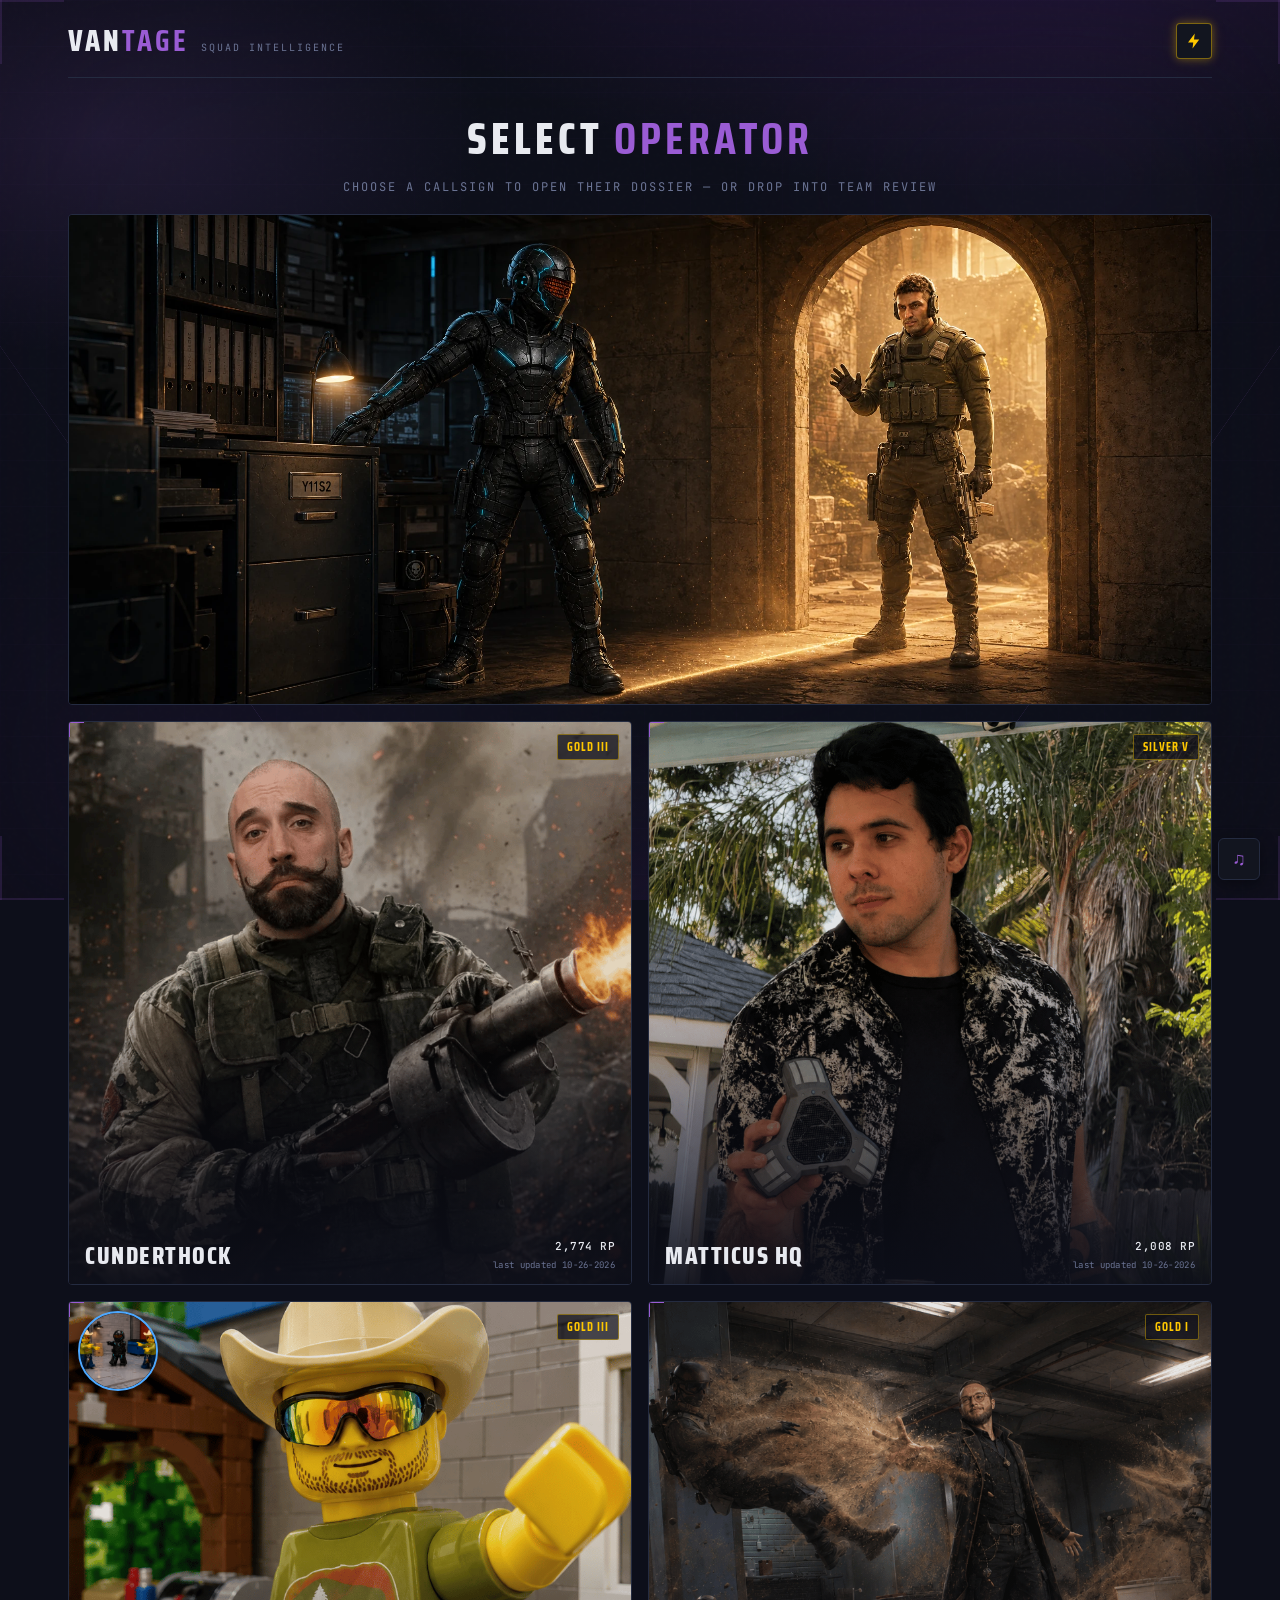
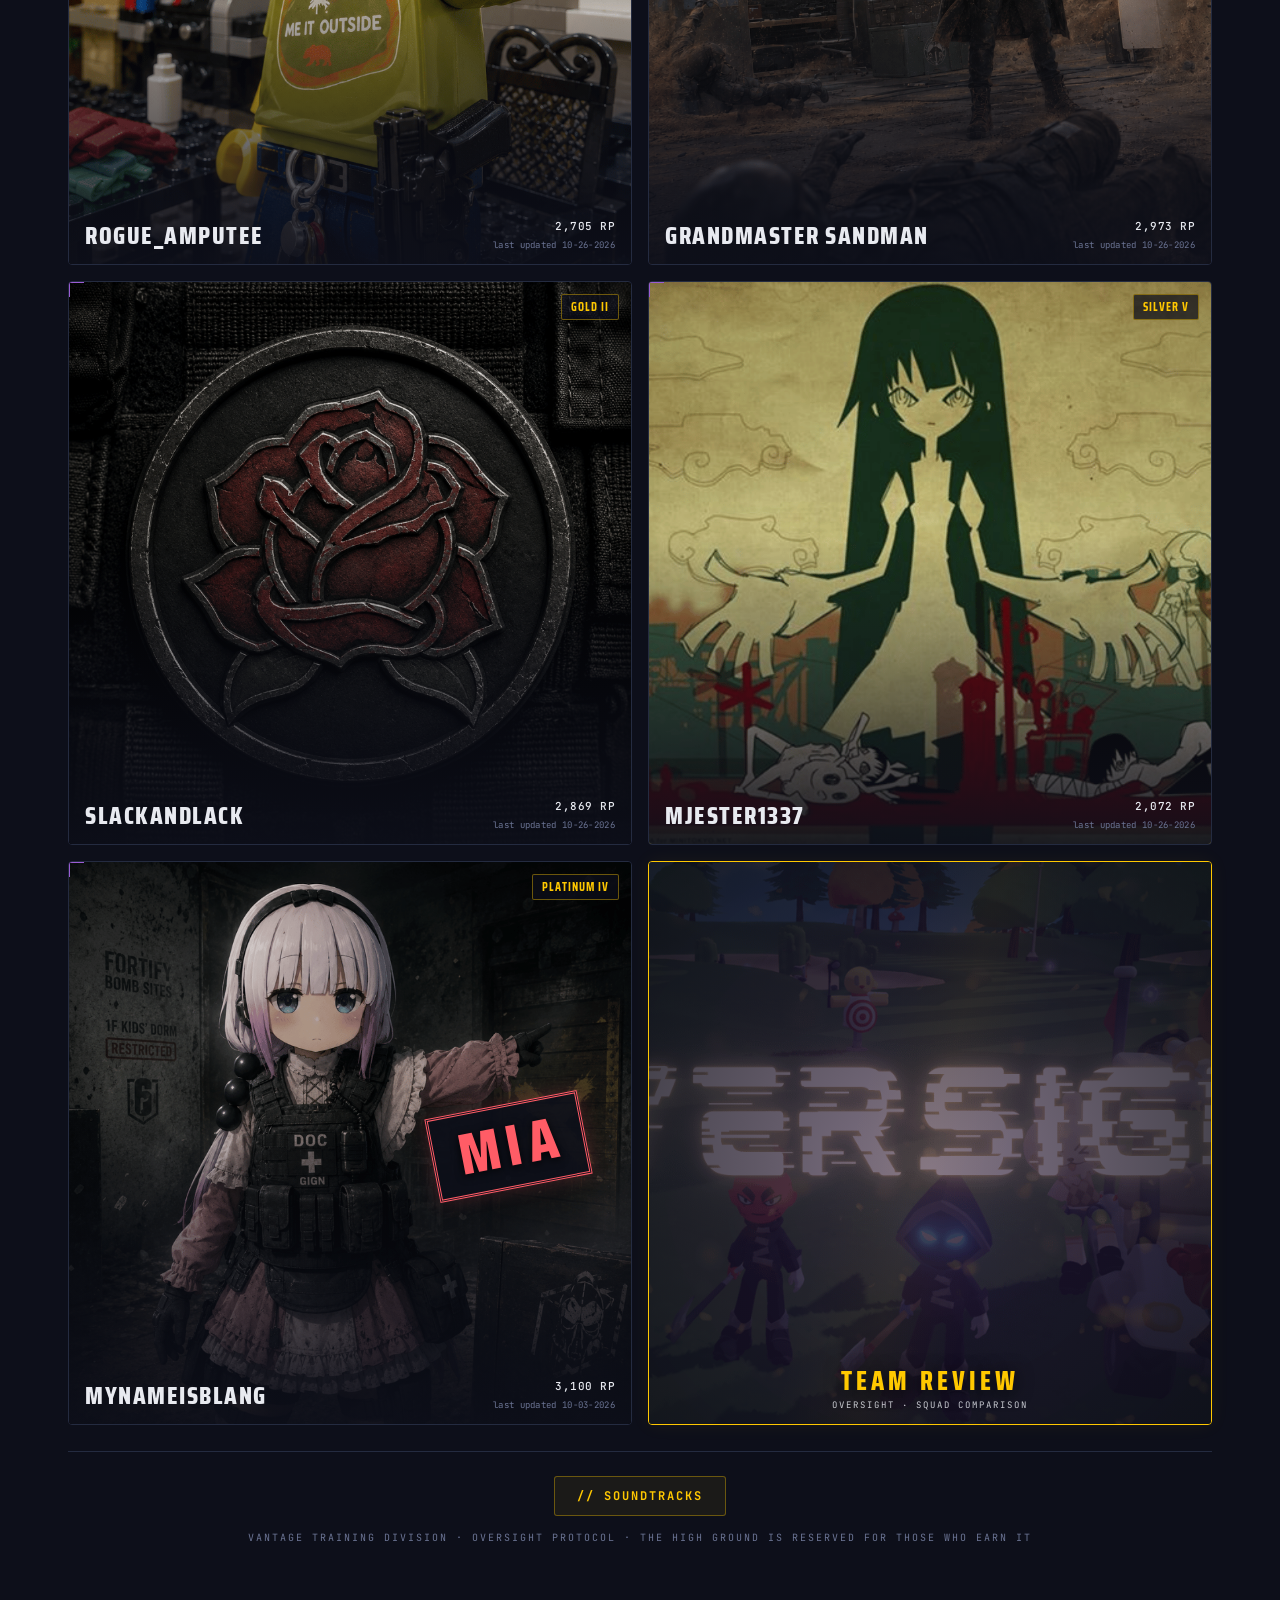
<file: index.html>
<!DOCTYPE html>
<html lang="en">
<head>
<meta charset="UTF-8">
<meta name="viewport" content="width=device-width, initial-scale=1.0">
<title>VANTAGE // OVERSIGHT — Squad Intelligence</title>
<link rel="icon" href="favicon.png" type="image/png" sizes="512x512">
<link rel="apple-touch-icon" href="apple-touch-icon.png">
<link rel="preconnect" href="https://fonts.googleapis.com">
<link rel="preconnect" href="https://fonts.gstatic.com" crossorigin>
<link href="https://fonts.googleapis.com/css2?family=Saira+Condensed:wght@400;600;700;800&family=JetBrains+Mono:wght@400;500;700&display=swap" rel="stylesheet">
<link rel="stylesheet" href="assets/css/vantage.css?v=48">
</head>
<body data-page="roster" data-base="">
<div class="wrap">
  <div class="cmdbar">
    <div class="brand">
      <a class="home" href="index.html">VAN<b>TAGE</b></a>
      <span class="div">OVERSIGHT</span>
      <span class="tag">Squad Intelligence</span>
    </div>
  </div>

  <div class="select-hero">
    <h2>SELECT <b>OPERATOR</b></h2>
    <p>Choose a callsign to open their dossier — or drop into Team Review</p>
  </div>

  <div class="roster-banner">
    <img class="roster-banner-img" src="assets/images/vantage-y11s3-banner.webp?v=2" alt="VANTAGE shuts the last Y11S2 drawer in his archive room and turns to welcome Noor, who has just arrived in the stone doorway as the new season begins">
  </div>

  <div class="roster" id="roster"></div>

  <div class="foot">VANTAGE TRAINING DIVISION · OVERSIGHT PROTOCOL · THE HIGH GROUND IS RESERVED FOR THOSE WHO EARN IT</div>
</div>
<script src="assets/js/vantage.js?v=53"></script>
</body>
</html>
</file>
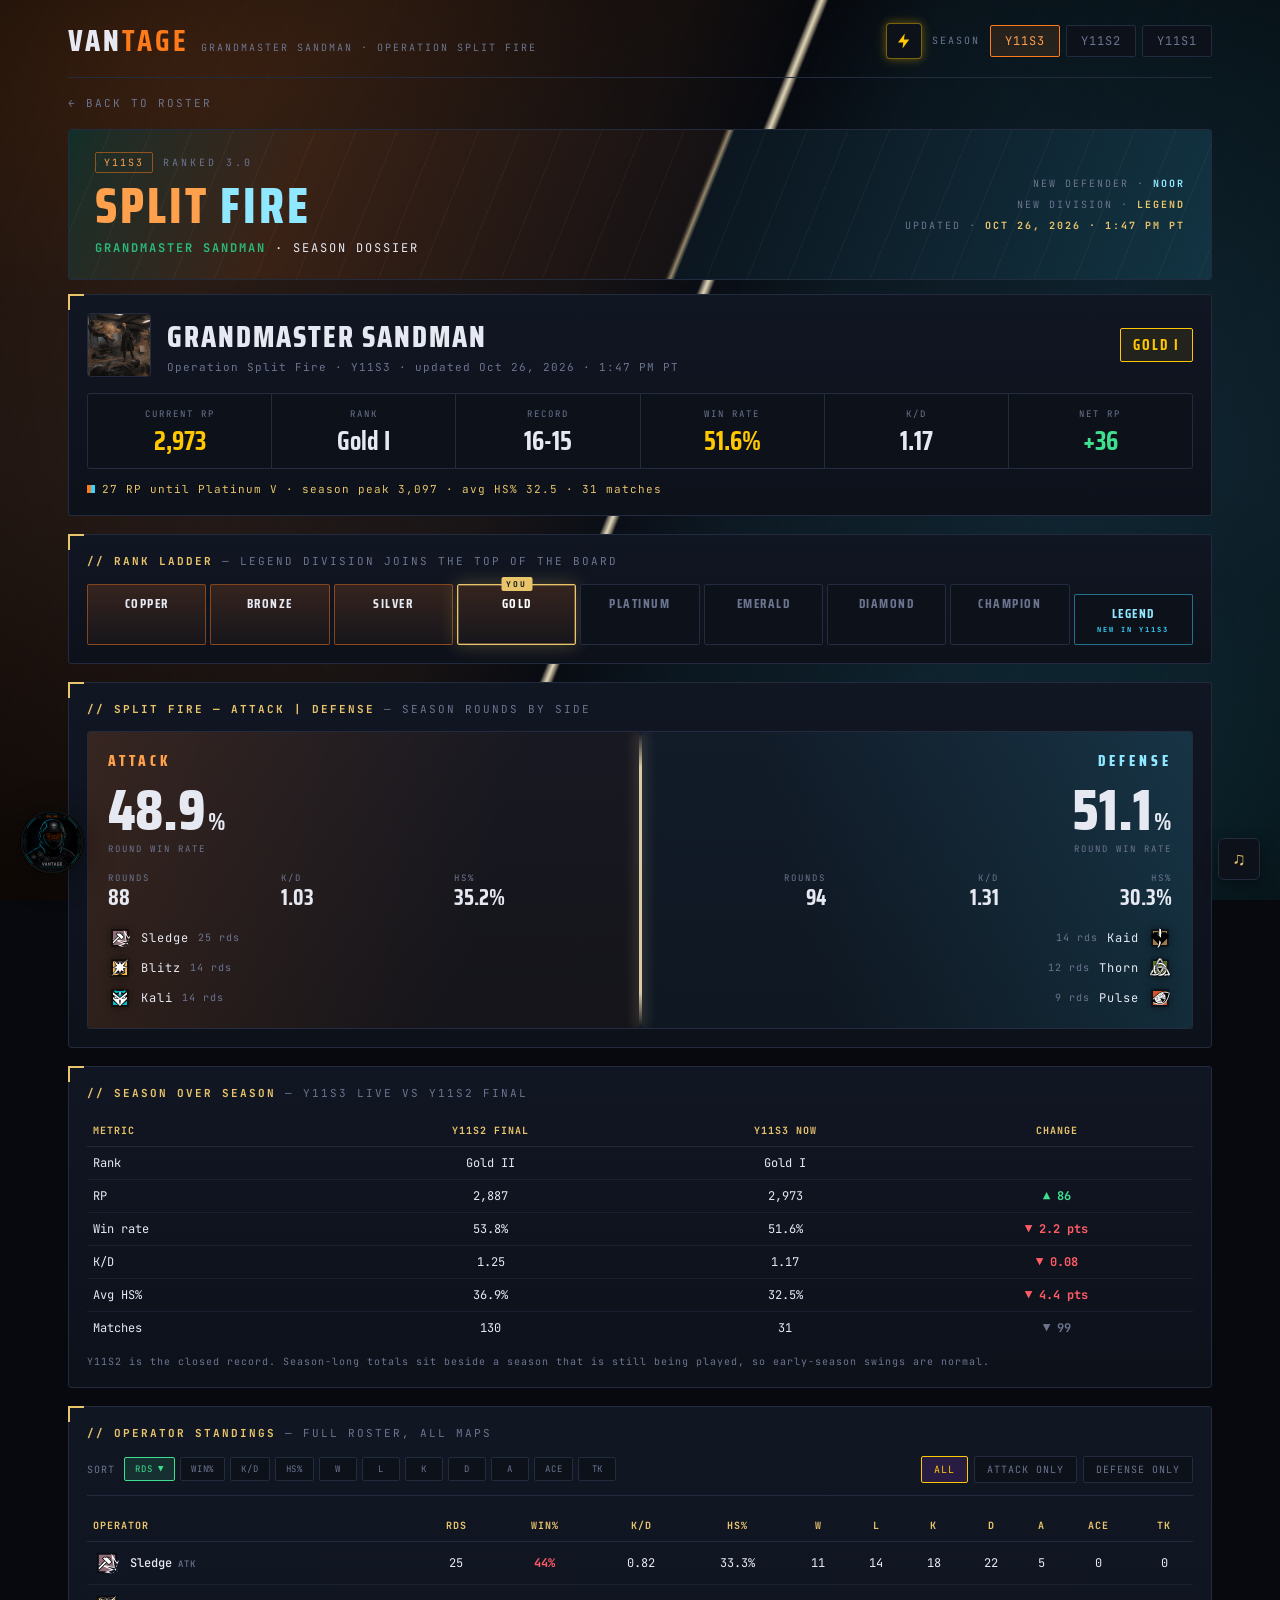
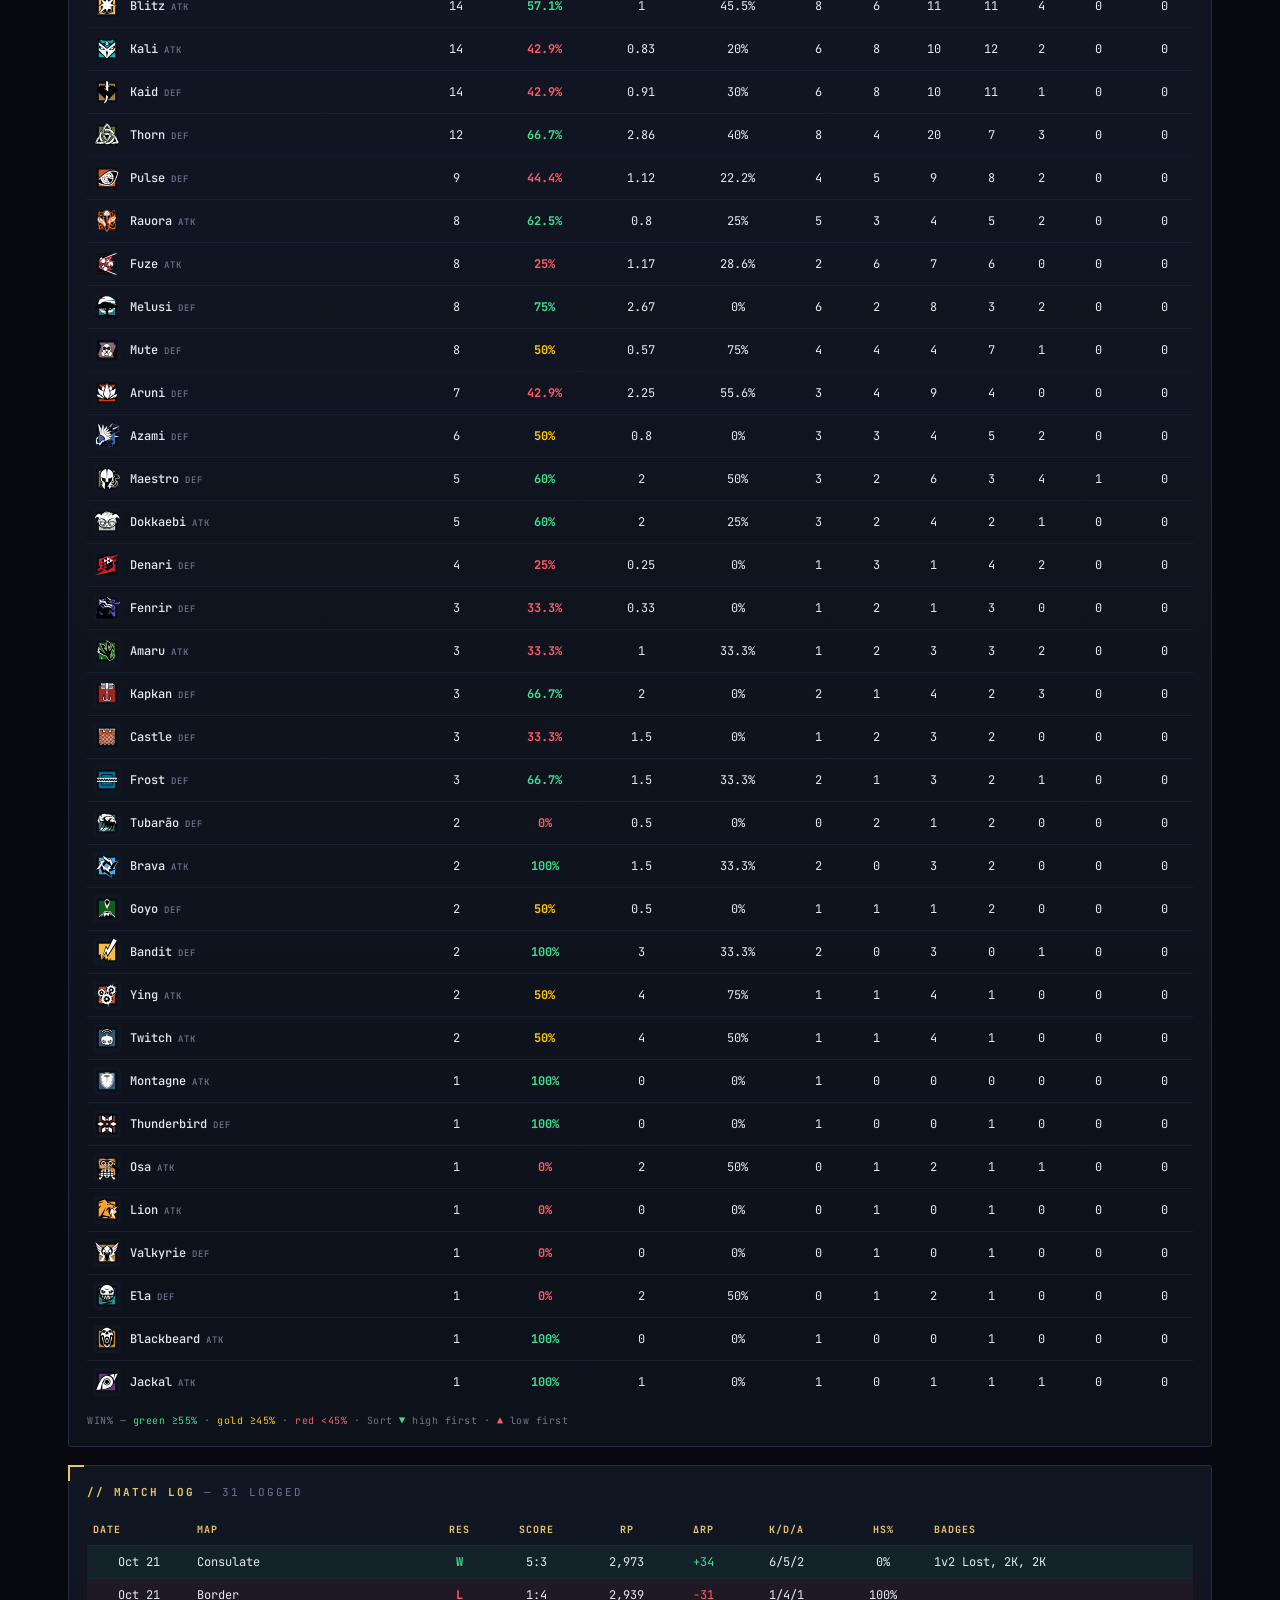
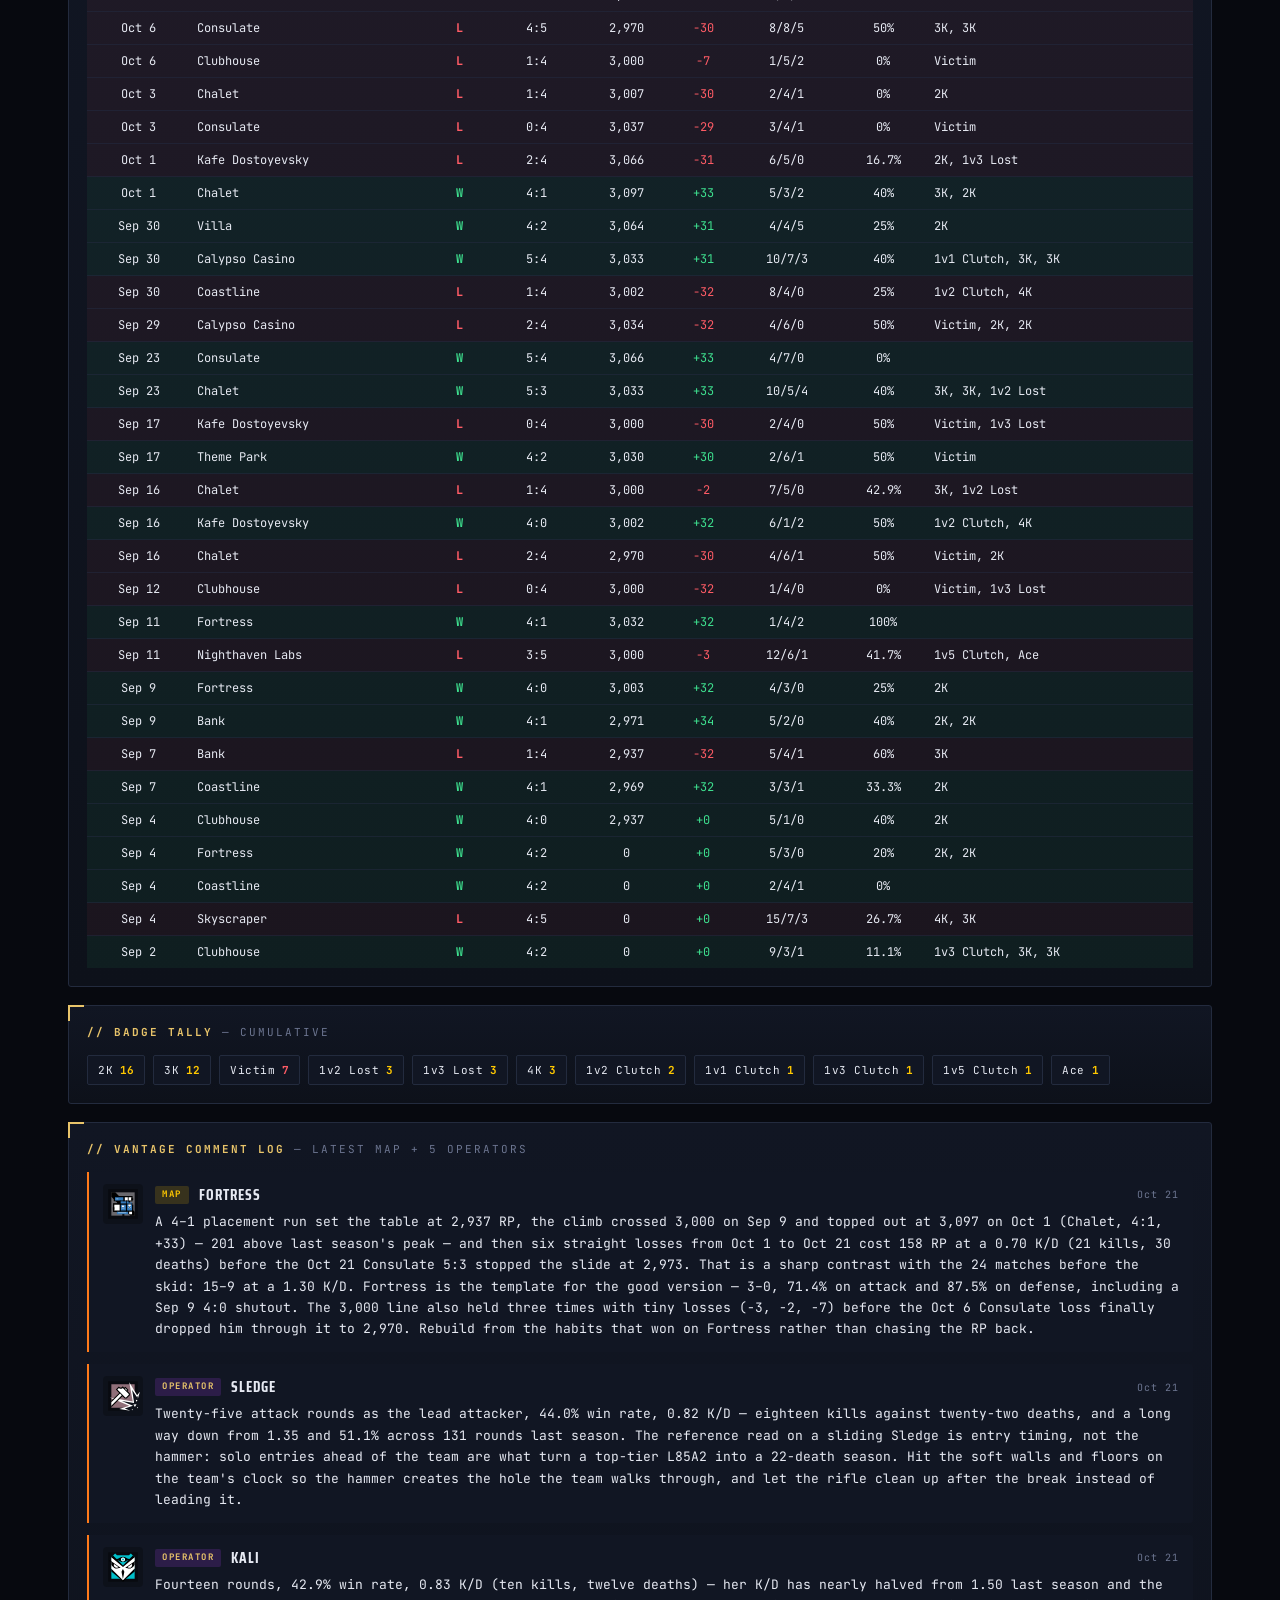
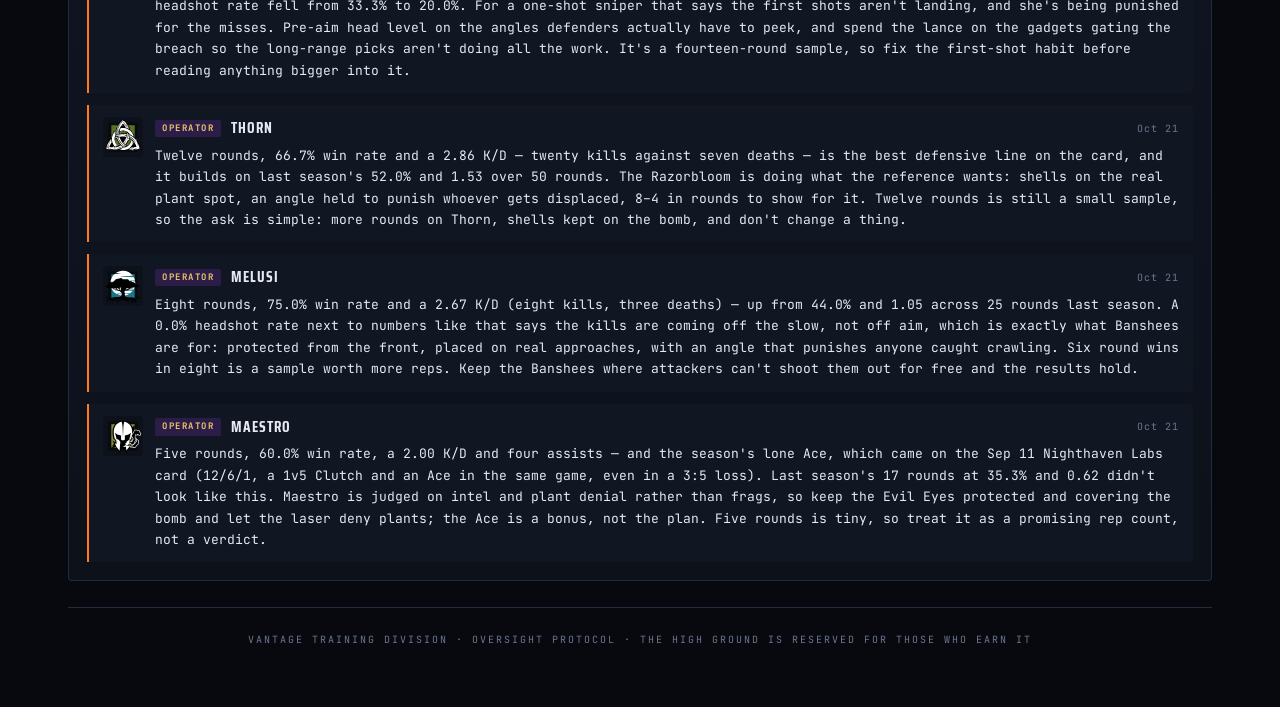
<file: players/grandmaster_sandman.html>
<!DOCTYPE html>
<html lang="en">
<head>
<meta charset="UTF-8">
<meta name="viewport" content="width=device-width, initial-scale=1.0">
<title>VANTAGE // Grandmaster Sandman</title>
<link rel="icon" href="../favicon.png" type="image/png" sizes="512x512">
<link rel="apple-touch-icon" href="../apple-touch-icon.png">
<link rel="preconnect" href="https://fonts.googleapis.com">
<link rel="preconnect" href="https://fonts.gstatic.com" crossorigin>
<link href="https://fonts.googleapis.com/css2?family=Saira+Condensed:wght@400;600;700;800&family=JetBrains+Mono:wght@400;500;700&display=swap" rel="stylesheet">
<link rel="stylesheet" href="../assets/css/vantage.css?v=48">
</head>
<body data-page="player" data-player="grandmaster_sandman" data-base="../">
<div class="wrap">
  <div class="cmdbar">
    <div class="brand">
      <a class="home" href="../index.html">VAN<b>TAGE</b></a>
      <span class="div">DOSSIER</span>
      <span class="tag">Grandmaster Sandman · Operation System Override</span>
    </div>
    <div class="seasons" id="seasons"></div>
  </div>
  <div class="backbar"><a class="back" href="../index.html">&larr; Back to roster</a></div>
  <div id="view"><div class="loading">// Pulling dossier&hellip;</div></div>
  <div class="foot">VANTAGE TRAINING DIVISION · OVERSIGHT PROTOCOL · THE HIGH GROUND IS RESERVED FOR THOSE WHO EARN IT</div>
</div>
<script src="../assets/js/vantage.js?v=53"></script>
</body>
</html>
</file>
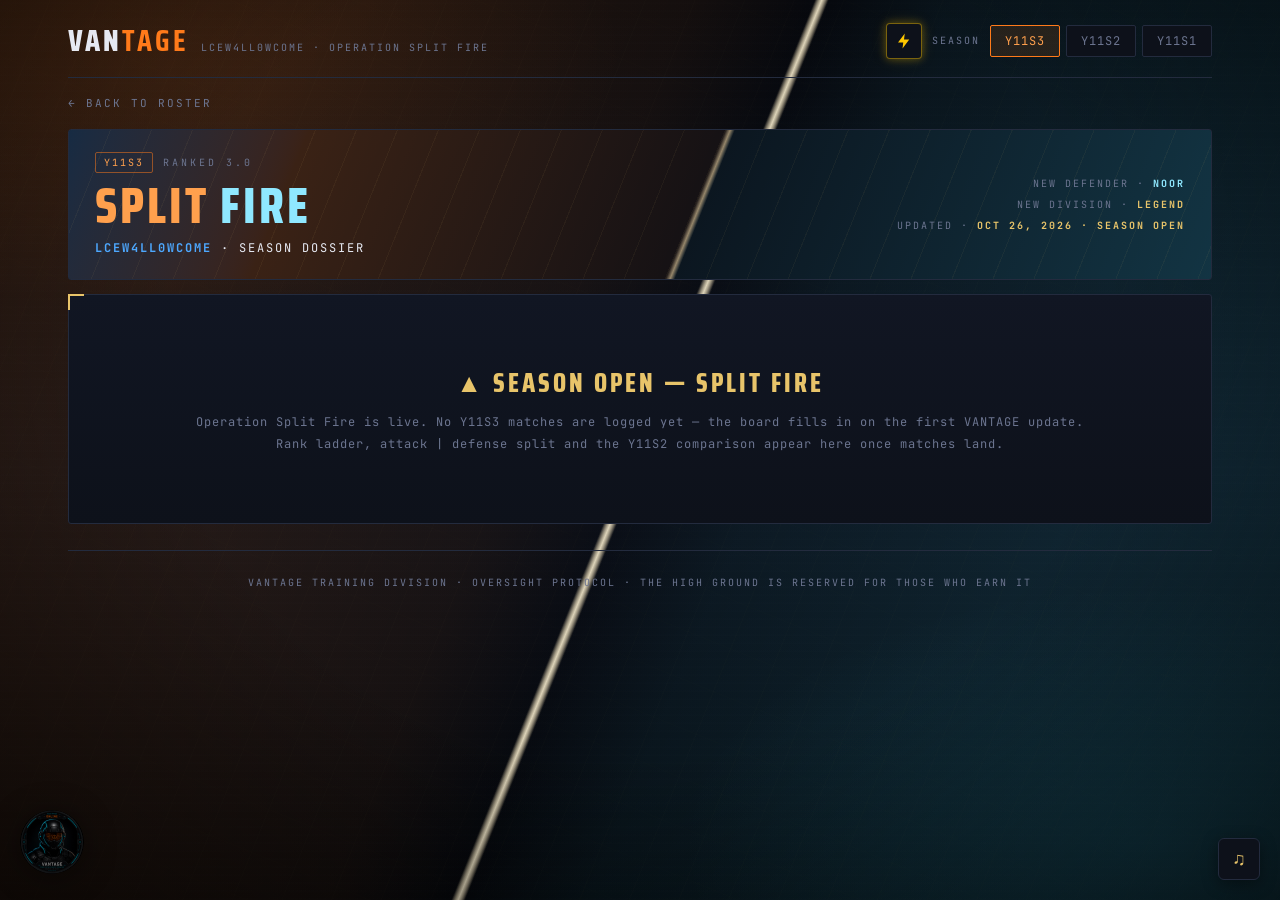
<file: players/lcew4ll0wcome.html>
<!DOCTYPE html>
<html lang="en">
<head>
<meta charset="UTF-8">
<meta name="viewport" content="width=device-width, initial-scale=1.0">
<title>VANTAGE // LceW4ll0wCome</title>
<link rel="icon" href="../favicon.png" type="image/png" sizes="512x512">
<link rel="apple-touch-icon" href="../apple-touch-icon.png">
<link rel="preconnect" href="https://fonts.googleapis.com">
<link rel="preconnect" href="https://fonts.gstatic.com" crossorigin>
<link href="https://fonts.googleapis.com/css2?family=Saira+Condensed:wght@400;600;700;800&family=JetBrains+Mono:wght@400;500;700&display=swap" rel="stylesheet">
<link rel="stylesheet" href="../assets/css/vantage.css?v=48">
</head>
<body data-page="player" data-player="lcew4ll0wcome" data-base="../">
<div class="wrap">
  <div class="cmdbar">
    <div class="brand">
      <a class="home" href="../index.html">VAN<b>TAGE</b></a>
      <span class="div">DOSSIER</span>
      <span class="tag">LceW4ll0wCome · Operation System Override</span>
    </div>
    <div class="seasons" id="seasons"></div>
  </div>
  <div class="backbar"><a class="back" href="../index.html">&larr; Back to roster</a></div>
  <div id="view"><div class="loading">// Pulling dossier&hellip;</div></div>
  <div class="foot">VANTAGE TRAINING DIVISION · OVERSIGHT PROTOCOL · THE HIGH GROUND IS RESERVED FOR THOSE WHO EARN IT</div>
</div>
<script src="../assets/js/vantage.js?v=53"></script>
</body>
</html>
</file>
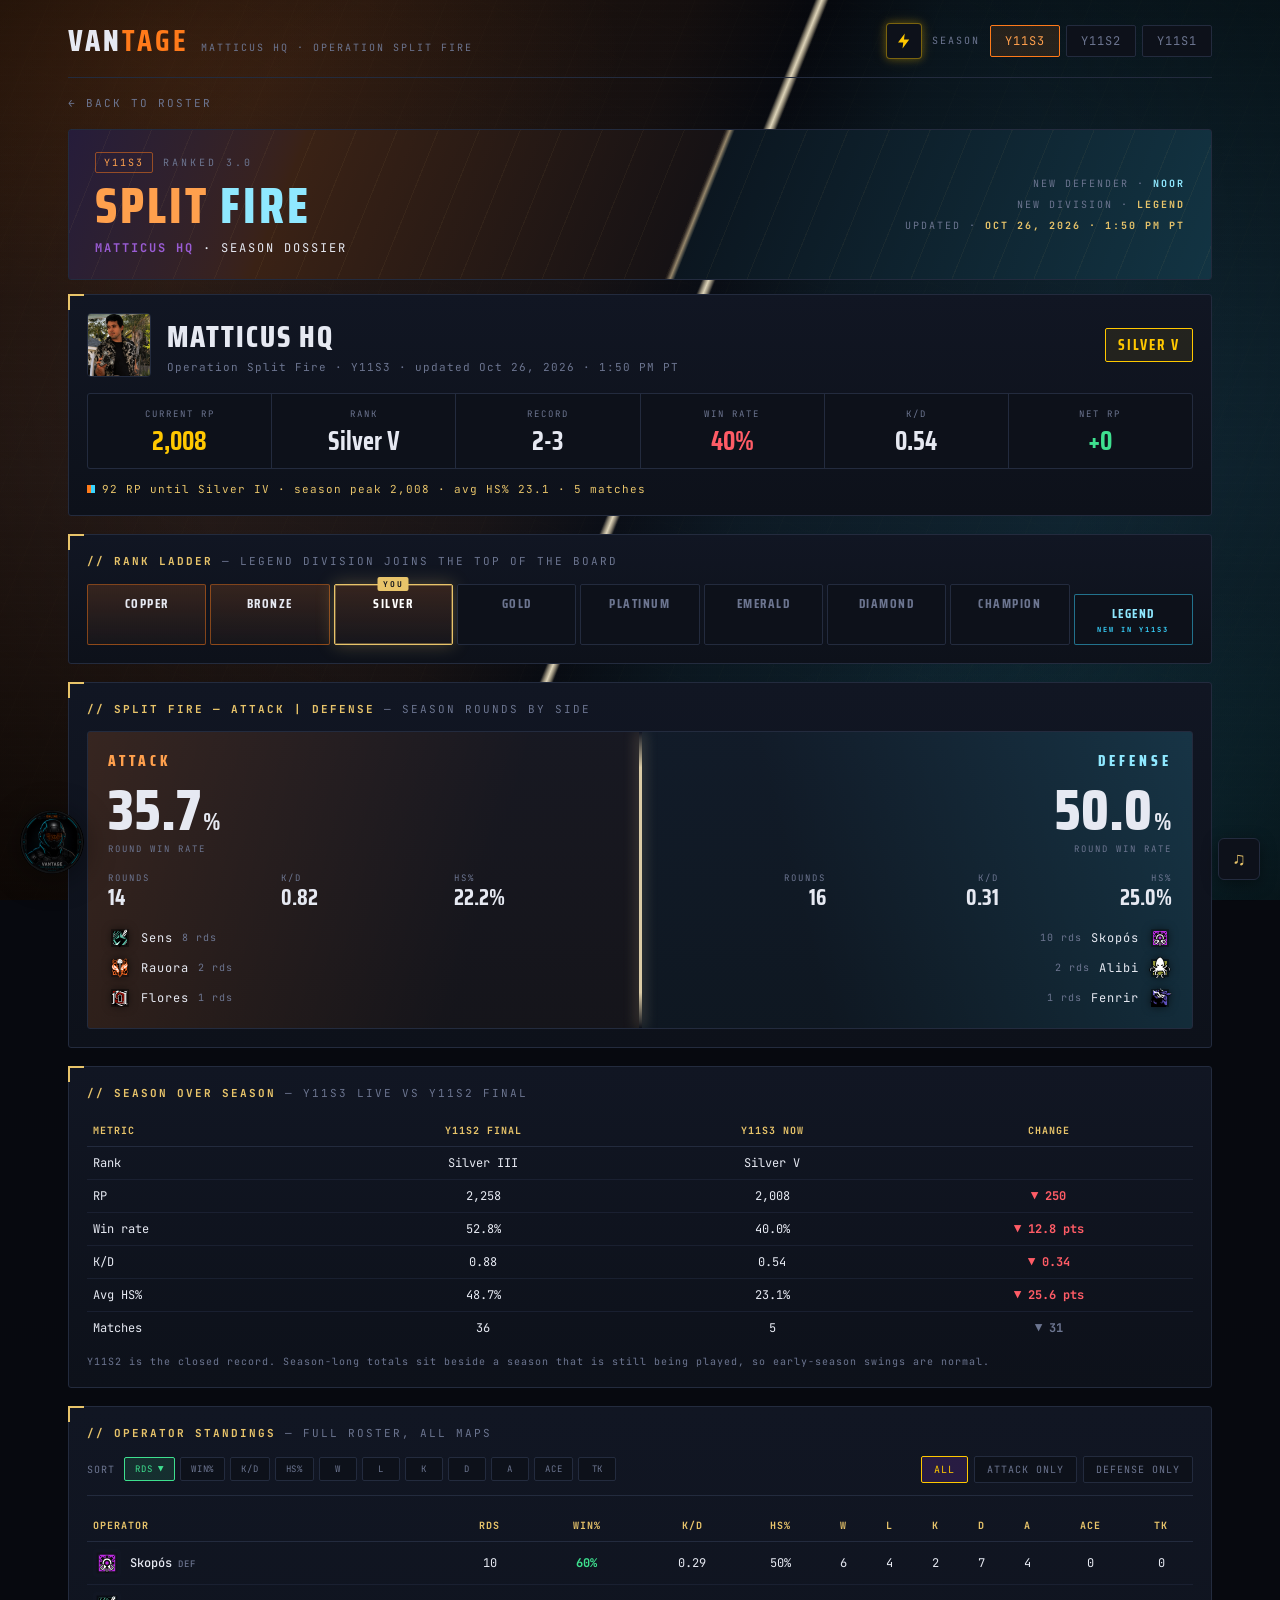
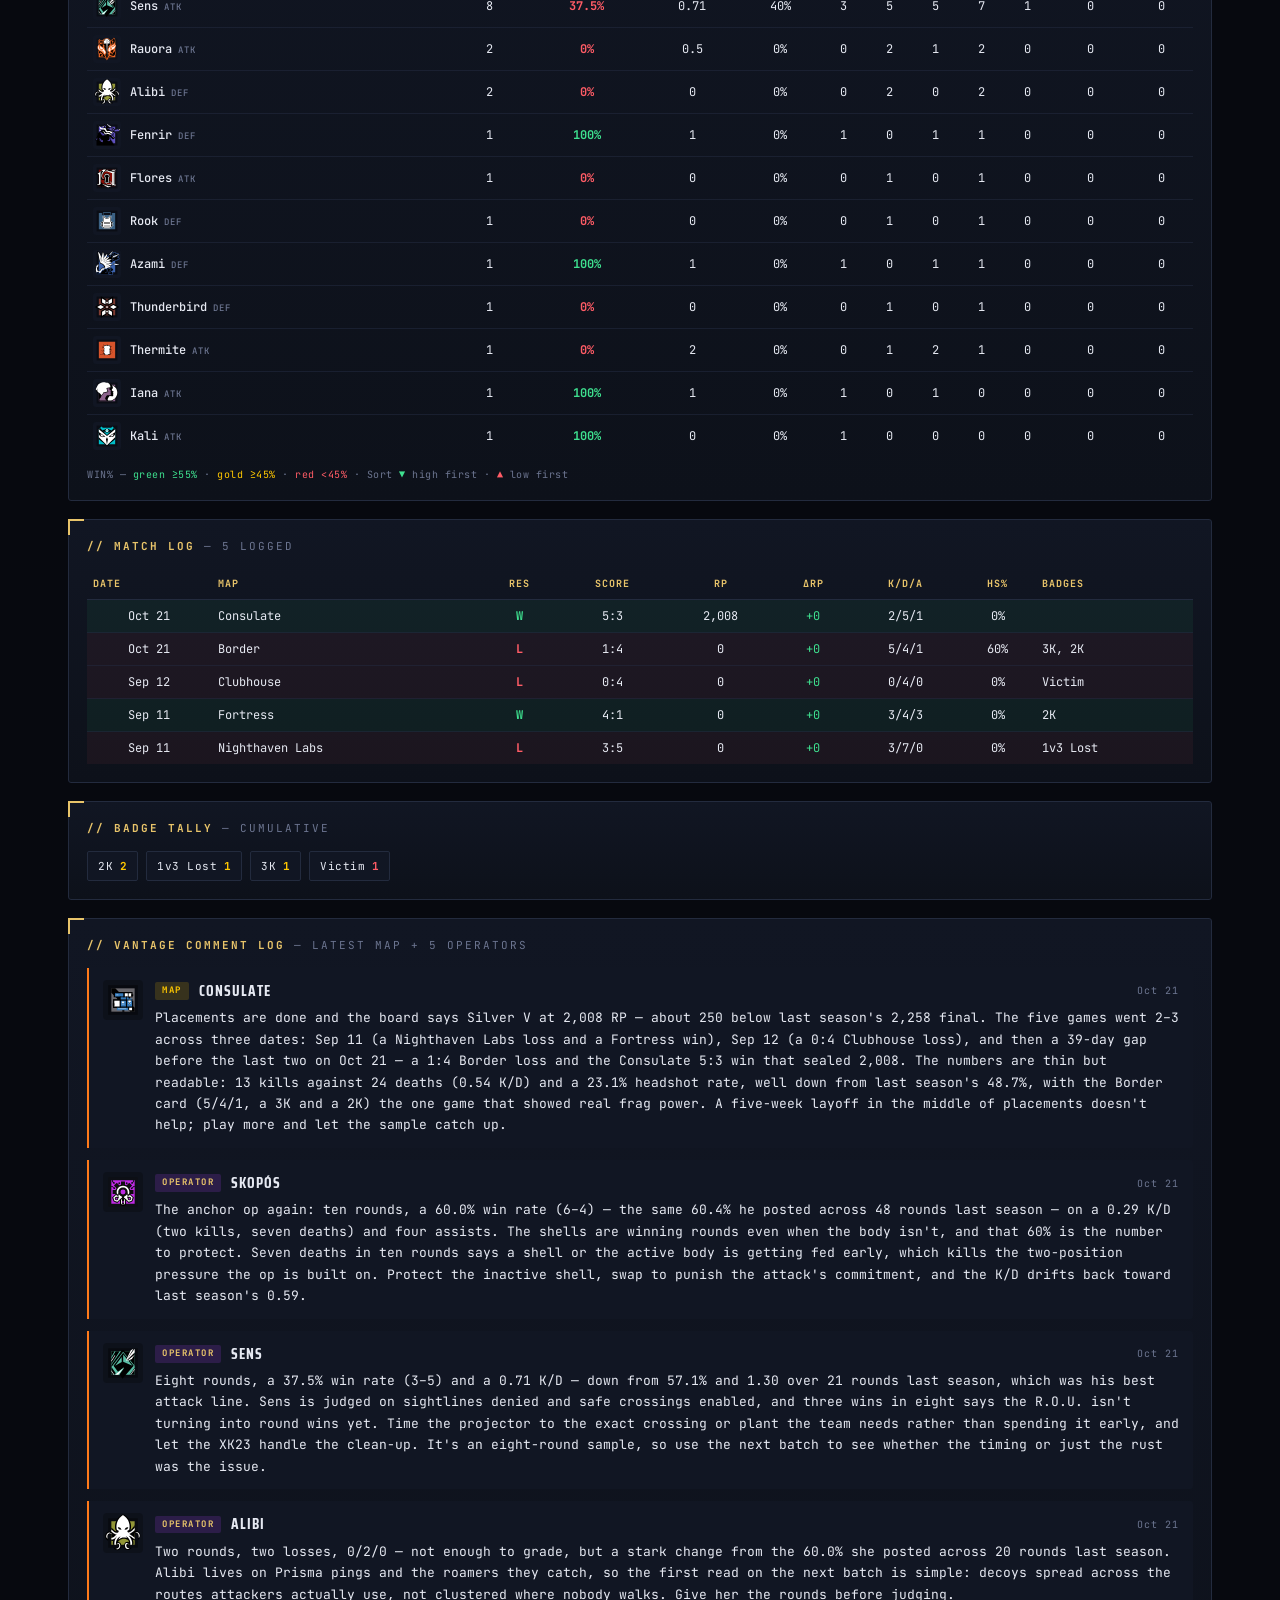
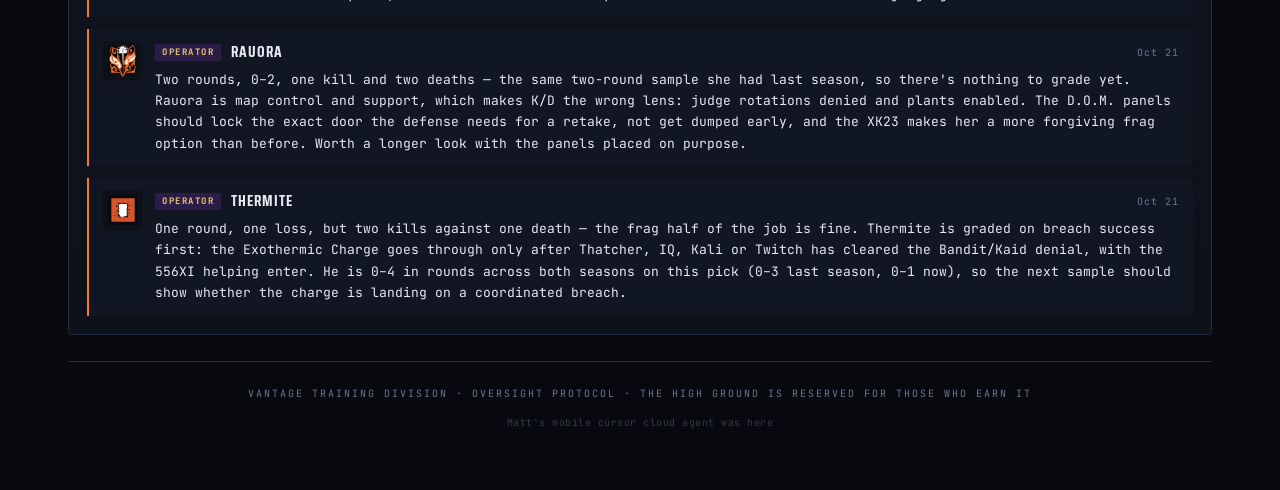
<file: players/matticus_hq.html>
<!DOCTYPE html>
<html lang="en">
<head>
<meta charset="UTF-8">
<meta name="viewport" content="width=device-width, initial-scale=1.0">
<title>VANTAGE // Matticus HQ</title>
<link rel="icon" href="../favicon.png" type="image/png" sizes="512x512">
<link rel="apple-touch-icon" href="../apple-touch-icon.png">
<link rel="preconnect" href="https://fonts.googleapis.com">
<link rel="preconnect" href="https://fonts.gstatic.com" crossorigin>
<link href="https://fonts.googleapis.com/css2?family=Saira+Condensed:wght@400;600;700;800&family=JetBrains+Mono:wght@400;500;700&display=swap" rel="stylesheet">
<link rel="stylesheet" href="../assets/css/vantage.css?v=48">
</head>
<body data-page="player" data-player="matticus_hq" data-base="../">
<div class="wrap">
  <div class="cmdbar">
    <div class="brand">
      <a class="home" href="../index.html">VAN<b>TAGE</b></a>
      <span class="div">DOSSIER</span>
      <span class="tag">Matticus HQ · Operation System Override</span>
    </div>
    <div class="seasons" id="seasons"></div>
  </div>
  <div class="backbar"><a class="back" href="../index.html">&larr; Back to roster</a></div>
  <div id="view"><div class="loading">// Pulling dossier&hellip;</div></div>
  <div class="foot">
    <span class="foot-tag">VANTAGE TRAINING DIVISION · OVERSIGHT PROTOCOL · THE HIGH GROUND IS RESERVED FOR THOSE WHO EARN IT</span>
    <span class="foot-tag" style="opacity:.45;text-transform:none;letter-spacing:0.5px;">Matt's mobile cursor cloud agent was here</span>
  </div>
</div>
<script src="../assets/js/vantage.js?v=53"></script>
</body>
</html>
</file>
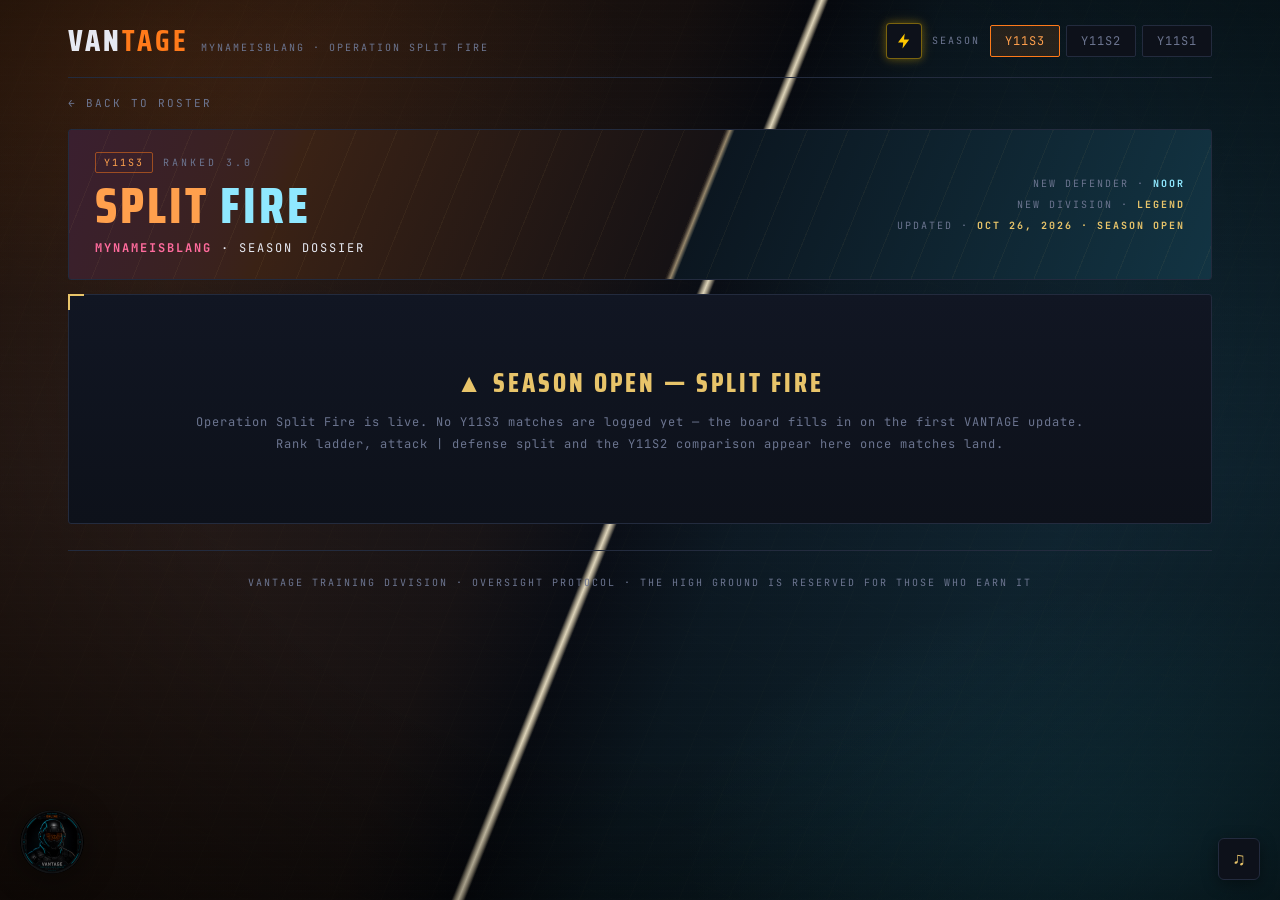
<file: players/mynameisblang.html>
<!DOCTYPE html>
<html lang="en">
<head>
<meta charset="UTF-8">
<meta name="viewport" content="width=device-width, initial-scale=1.0">
<title>VANTAGE // Mynameisblang</title>
<link rel="icon" href="../favicon.png" type="image/png" sizes="512x512">
<link rel="apple-touch-icon" href="../apple-touch-icon.png">
<link rel="preconnect" href="https://fonts.googleapis.com">
<link rel="preconnect" href="https://fonts.gstatic.com" crossorigin>
<link href="https://fonts.googleapis.com/css2?family=Saira+Condensed:wght@400;600;700;800&family=JetBrains+Mono:wght@400;500;700&display=swap" rel="stylesheet">
<link rel="stylesheet" href="../assets/css/vantage.css?v=48">
</head>
<body data-page="player" data-player="mynameisblang" data-base="../">
<div class="wrap">
  <div class="cmdbar">
    <div class="brand">
      <a class="home" href="../index.html">VAN<b>TAGE</b></a>
      <span class="div">DOSSIER</span>
      <span class="tag">Mynameisblang · Operation System Override</span>
    </div>
    <div class="seasons" id="seasons"></div>
  </div>
  <div class="backbar"><a class="back" href="../index.html">&larr; Back to roster</a></div>
  <div id="view"><div class="loading">// Pulling dossier&hellip;</div></div>
  <div class="foot">VANTAGE TRAINING DIVISION · OVERSIGHT PROTOCOL · THE HIGH GROUND IS RESERVED FOR THOSE WHO EARN IT</div>
</div>
<script src="../assets/js/vantage.js?v=53"></script>
</body>
</html>
</file>
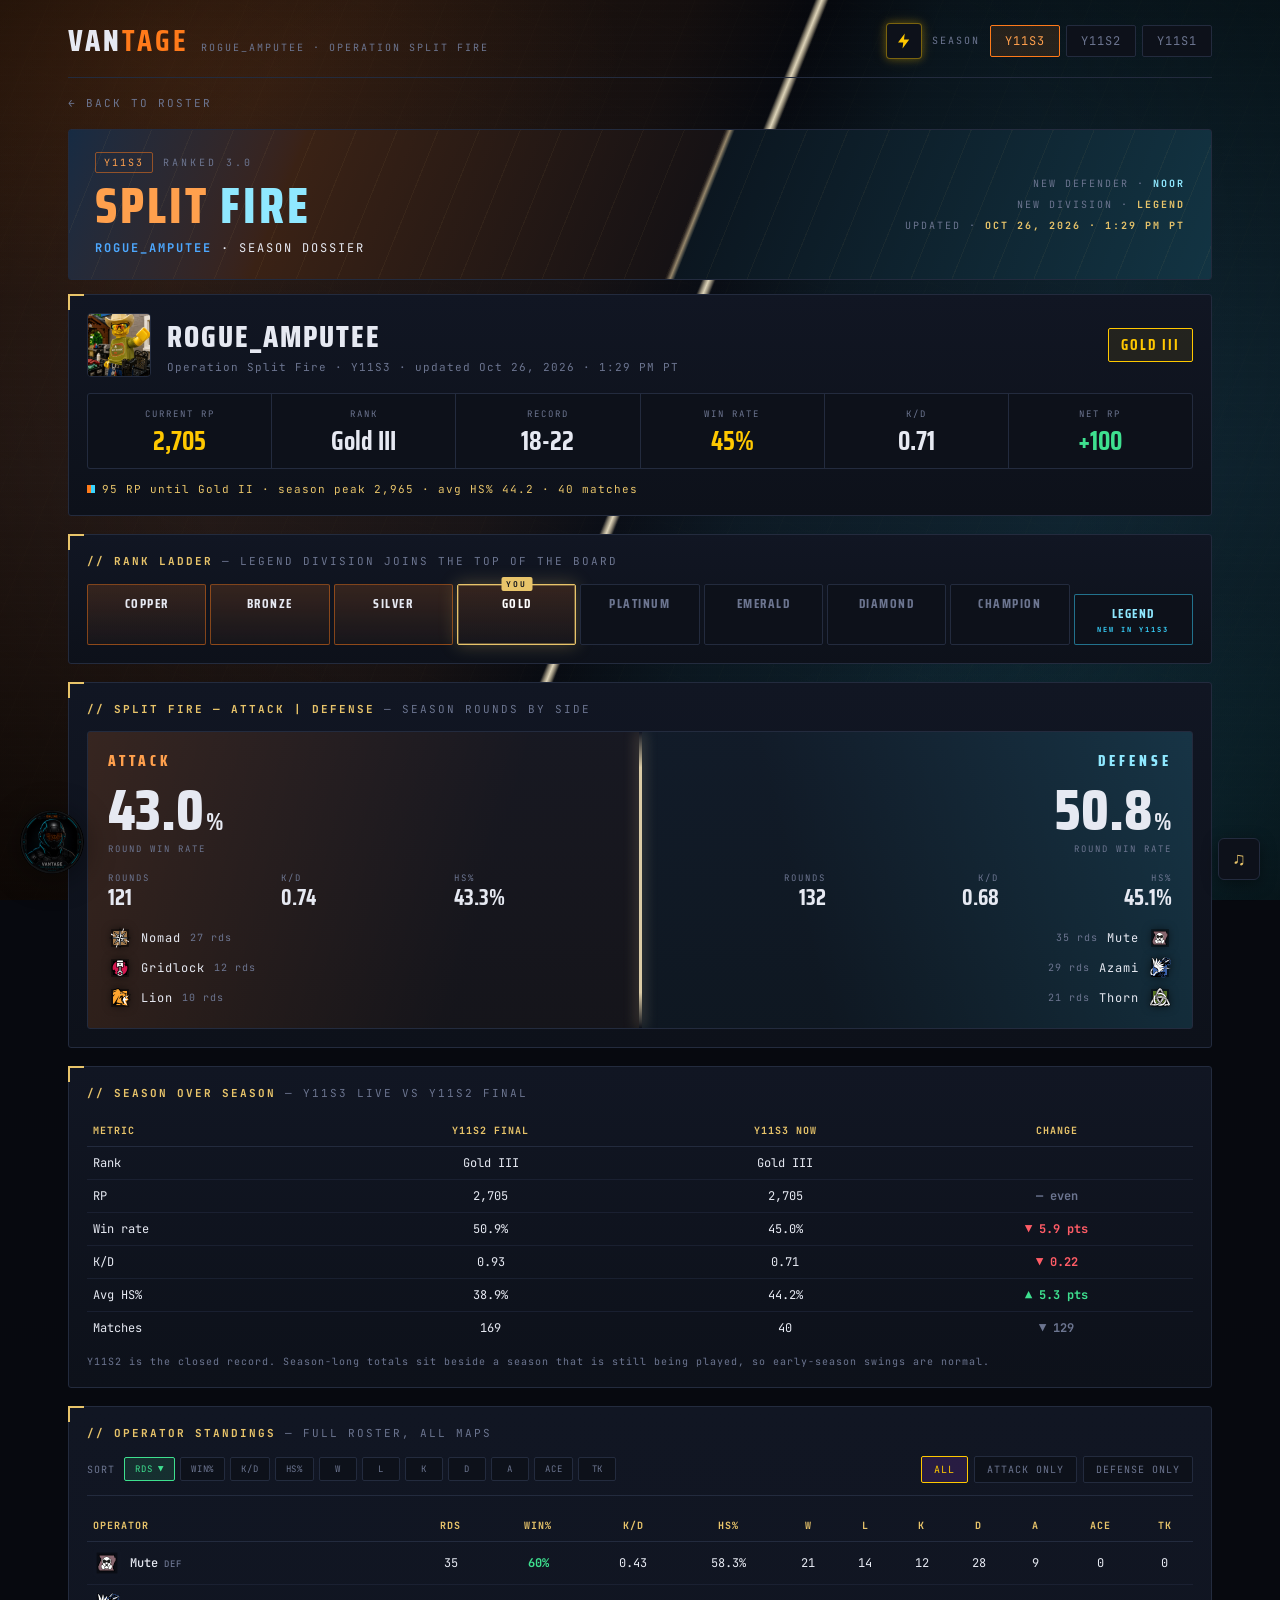
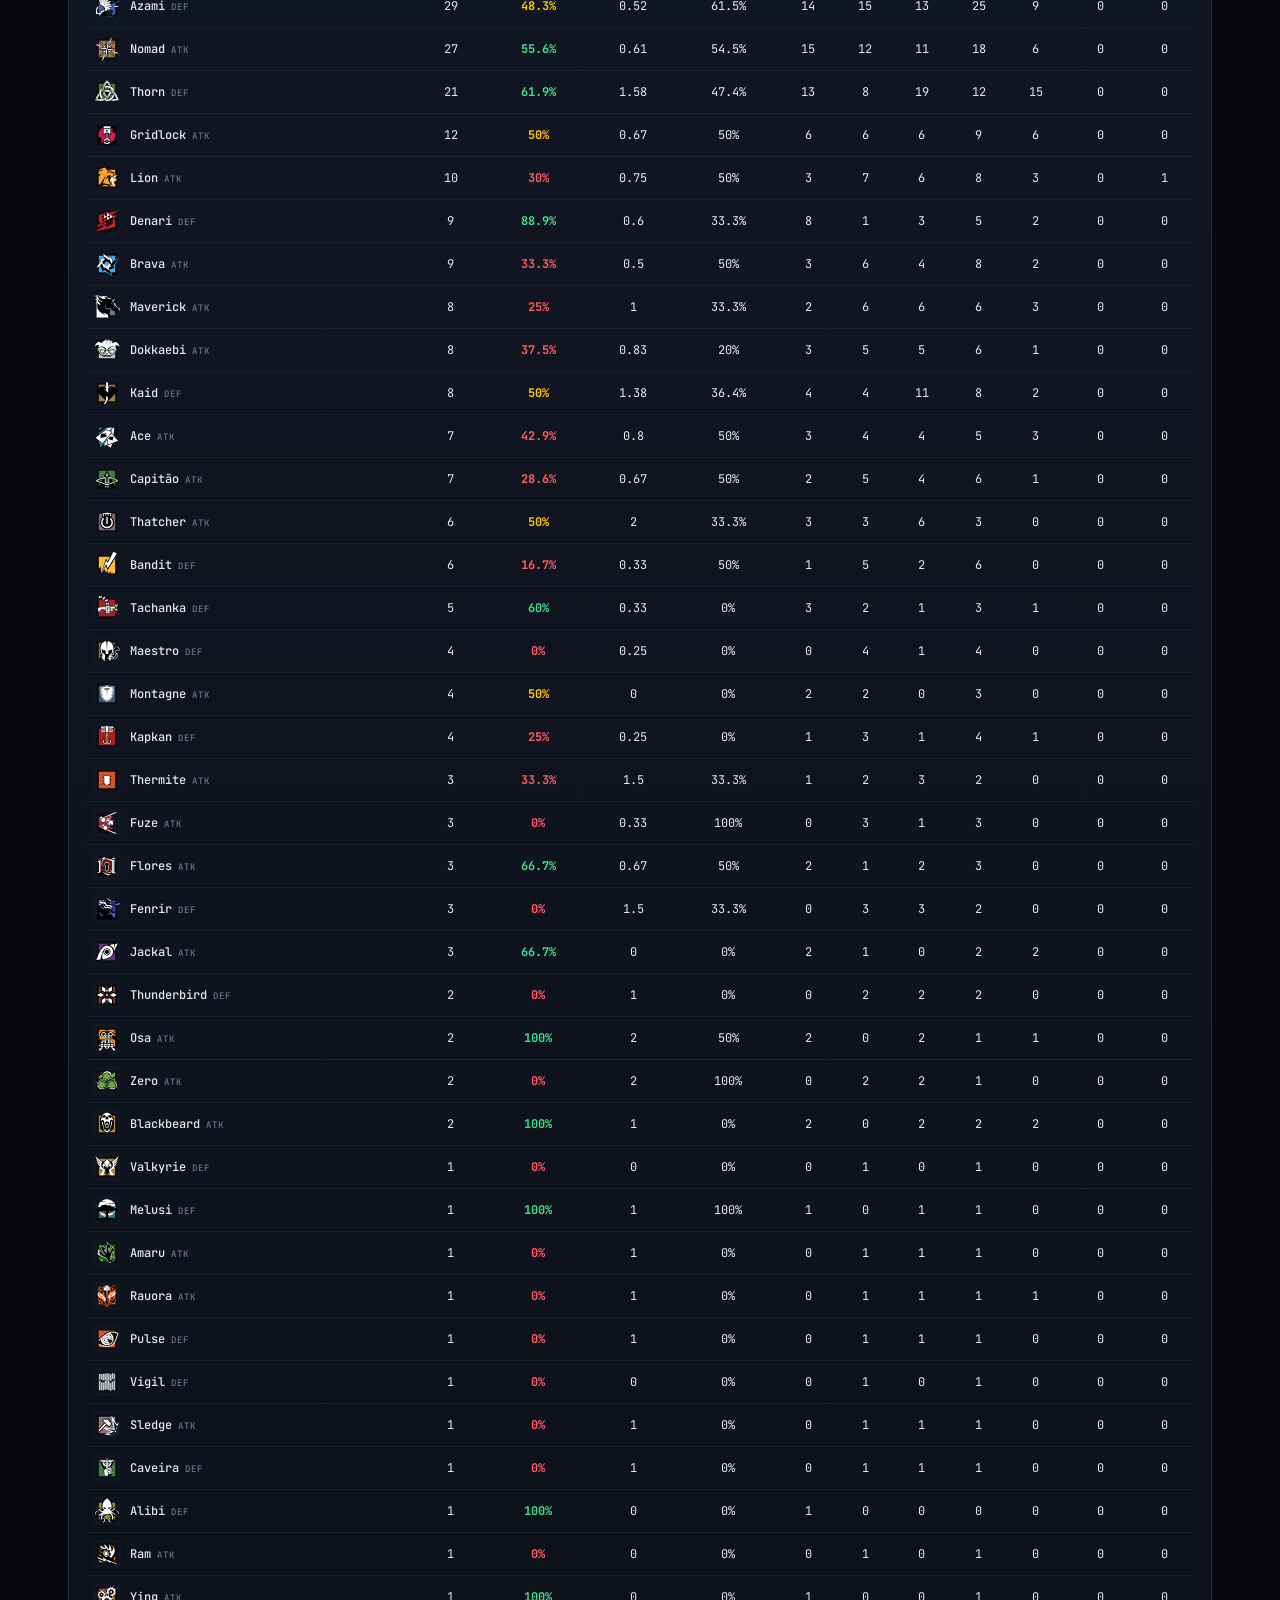
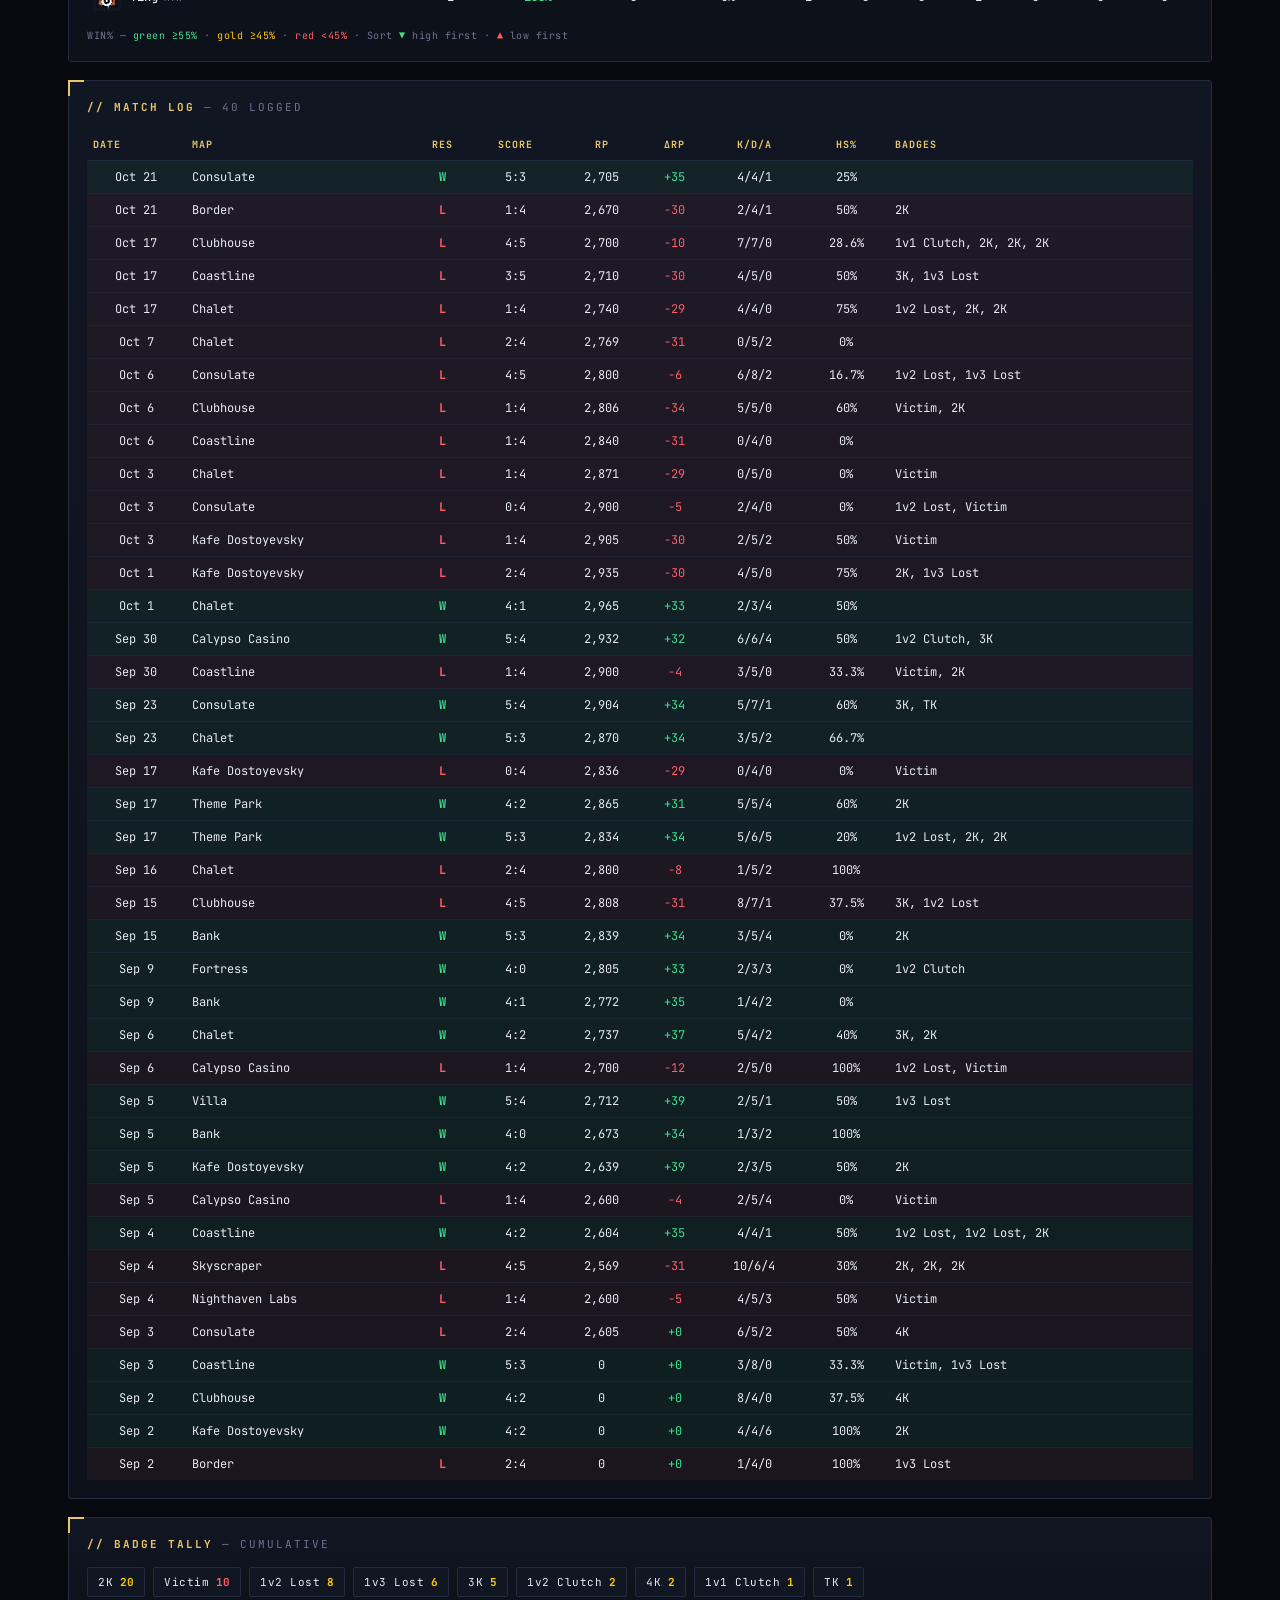
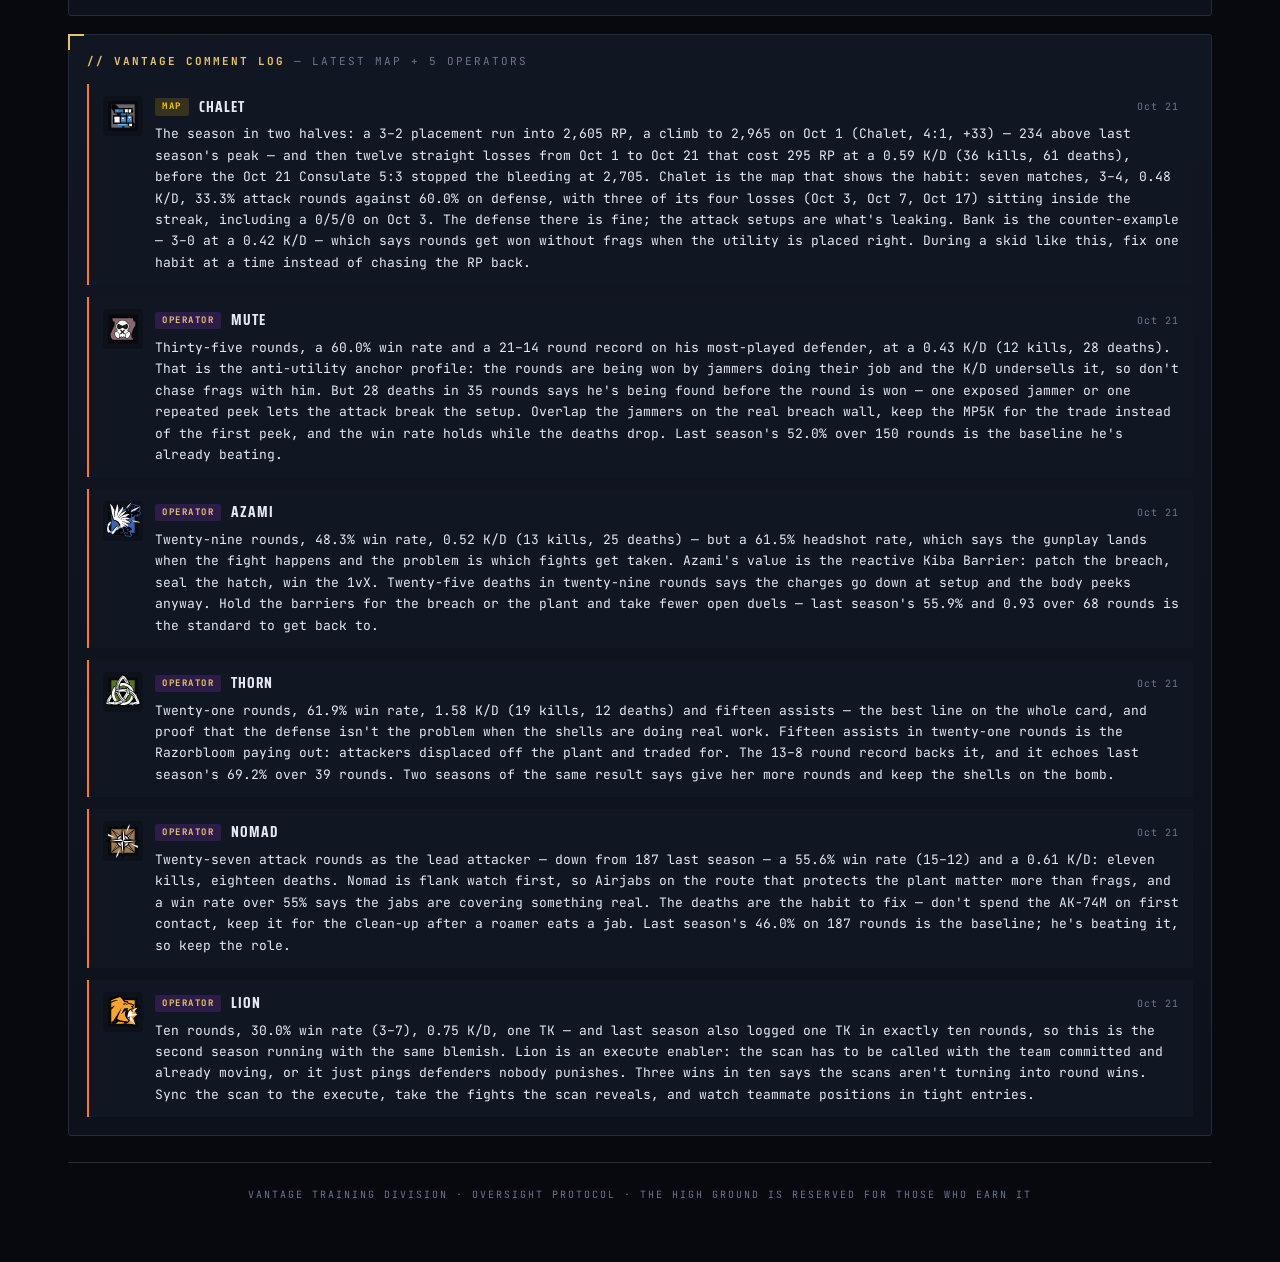
<file: players/rogue_amputee.html>
<!DOCTYPE html>
<html lang="en">
<head>
<meta charset="UTF-8">
<meta name="viewport" content="width=device-width, initial-scale=1.0">
<title>VANTAGE // Rogue_Amputee</title>
<link rel="icon" href="../favicon.png" type="image/png" sizes="512x512">
<link rel="apple-touch-icon" href="../apple-touch-icon.png">
<link rel="preconnect" href="https://fonts.googleapis.com">
<link rel="preconnect" href="https://fonts.gstatic.com" crossorigin>
<link href="https://fonts.googleapis.com/css2?family=Saira+Condensed:wght@400;600;700;800&family=JetBrains+Mono:wght@400;500;700&display=swap" rel="stylesheet">
<link rel="stylesheet" href="../assets/css/vantage.css?v=48">
</head>
<body data-page="player" data-player="rogue_amputee" data-base="../">
<div class="wrap">
  <div class="cmdbar">
    <div class="brand">
      <a class="home" href="../index.html">VAN<b>TAGE</b></a>
      <span class="div">DOSSIER</span>
      <span class="tag">Rogue_Amputee · Operation System Override</span>
    </div>
    <div class="seasons" id="seasons"></div>
  </div>
  <div class="backbar"><a class="back" href="../index.html">&larr; Back to roster</a></div>
  <div id="view"><div class="loading">// Pulling dossier&hellip;</div></div>
  <div class="foot">VANTAGE TRAINING DIVISION · OVERSIGHT PROTOCOL · THE HIGH GROUND IS RESERVED FOR THOSE WHO EARN IT</div>
</div>
<script src="../assets/js/vantage.js?v=53"></script>
</body>
</html>
</file>
<file: assets/css/vantage.css>
/* ============================================================
   VANTAGE / OVERSIGHT  —  shared stylesheet
   Tactical surveillance dossier. Used by every page.
   Edit design HERE once; all pages update.
   ============================================================ */
:root{
  --bg:#0d0f1a;            /* charcoal navy base */
  --panel:#12151f;
  --panel-2:#161a27;
  --purple:#6b2fa0;        /* royal purple — structural accent */
  --purple-lt:#9a5cd4;     /* brighter purple — interactive */
  --gold:#ffc800;          /* rank / highlights */
  --white:#e8eaf0;         /* cold white — body */
  --dim:#6b7494;           /* muted labels */
  --border:#242b40;
  --green:#3ee08f;         /* win% >=55 / wins / +RP */
  --red:#ff5c66;           /* win% <45 / losses / -RP */
  --doka:#e3413d;          /* Y11S2 Dokkaebi remaster intercept red (sampled from promo) */
  --win-bg:rgba(62,224,143,.06);
  --loss-bg:rgba(255,92,102,.06);
  --mono:'JetBrains Mono',ui-monospace,'Cascadia Code',monospace;
  --disp:'Saira Condensed',sans-serif;
}
*{box-sizing:border-box;margin:0;padding:0}
html{scroll-behavior:smooth}
body{
  background:var(--bg);
  color:var(--white);
  font-family:var(--mono);
  font-size:14px;line-height:1.5;min-height:100vh;
  transition:background-color .6s ease, color .3s ease;
}
body::before{content:"";position:fixed;inset:0;pointer-events:none;z-index:1;
  background:repeating-linear-gradient(0deg, rgba(0,0,0,.16) 0 1px, transparent 1px 3px);opacity:.22}
body[data-season]::before,body[data-fx]::before{opacity:0}
.wrap{max-width:1180px;margin:0 auto;padding:0 18px 60px;position:relative;z-index:2}
a{color:inherit;text-decoration:none}

/* ---------- command bar ---------- */
.cmdbar{display:flex;align-items:center;justify-content:space-between;flex-wrap:wrap;gap:14px;
  padding:18px 0 14px;border-bottom:1px solid var(--border);margin-bottom:2px}
.brand{display:flex;align-items:baseline;gap:12px;flex-wrap:wrap}
.brand .home{font-family:var(--disp);font-weight:800;font-size:30px;letter-spacing:3px;text-transform:uppercase;color:var(--white);transition:.15s}
.brand .home:hover{color:var(--purple-lt)}
.brand .home b{color:var(--purple-lt)}
.brand .div{display:none;font-size:10px;letter-spacing:3px;color:var(--gold);text-transform:uppercase;border:1px solid rgba(255,200,0,.35);padding:3px 8px;border-radius:2px}
body[data-page="oversight"] .brand .div{display:inline-block}
body[data-page="soundtracks"] .brand .div{display:inline-block;color:var(--purple-lt);border-color:rgba(154,92,212,.4)}
.brand .tag{font-size:10px;color:var(--dim);letter-spacing:2px;text-transform:uppercase}
.seasons{display:flex;gap:6px;align-items:center}
.seasons .lbl{font-size:10px;color:var(--dim);letter-spacing:2px;margin-right:4px;text-transform:uppercase}
.season-btn{font-family:var(--mono);font-size:12px;letter-spacing:1px;cursor:pointer;background:var(--panel);
  color:var(--dim);border:1px solid var(--border);padding:7px 14px;border-radius:2px;transition:.15s;text-transform:uppercase}
.season-btn:hover{color:var(--white);border-color:var(--purple-lt)}
.season-btn.on{background:var(--season-btn-bg,rgba(107,47,160,.25));color:var(--gold);border-color:var(--gold)}
.cmdbar-actions{display:flex;align-items:center;gap:10px;flex-shrink:0}
.perf-btn{
  width:36px;height:36px;border-radius:4px;border:1px solid var(--border);
  background:var(--panel);color:var(--dim);cursor:pointer;padding:0;
  display:flex;align-items:center;justify-content:center;transition:.2s;
}
.perf-btn .perf-icon{width:18px;height:18px;display:block}
.perf-btn.on{color:var(--gold);border-color:rgba(255,200,0,.45);
  box-shadow:0 0 8px rgba(255,200,0,.3),0 0 16px rgba(255,200,0,.12)}
.perf-btn:not(.on){opacity:.5;box-shadow:none}
.perf-btn:hover{opacity:1;border-color:var(--purple-lt)}

/* ---------- back link ---------- */
.backbar{margin:14px 0 6px}
.back{font-size:11px;letter-spacing:2px;color:var(--dim);text-transform:uppercase;transition:.15s}
.back:hover{color:var(--purple-lt)}

/* =========================================================
   CHARACTER SELECT (index.html)
   ========================================================= */
.select-hero{text-align:center;padding:26px 0 18px}
.select-hero h2{font-family:var(--disp);font-weight:800;font-size:44px;letter-spacing:4px;text-transform:uppercase}
.select-hero h2 b{color:var(--purple-lt)}
.select-hero p{color:var(--dim);font-size:12px;letter-spacing:2px;text-transform:uppercase;margin-top:6px}
.roster{display:grid;grid-template-columns:1fr 1fr;gap:16px;margin-top:8px}
.pcard-wrap{position:relative;aspect-ratio:1/1;animation:rise .5s ease both}
.pcard-wrap .pcard{display:block;width:100%;height:100%;animation:none}
.pcard-alt{position:absolute;top:10px;left:10px;z-index:3;width:80px;height:80px;border-radius:50%;
  overflow:hidden;border:2px solid var(--pcard-accent,var(--purple-lt));background:rgba(13,15,26,.85);
  box-shadow:0 4px 14px rgba(0,0,0,.45);cursor:pointer;transition:transform .2s,border-color .2s,box-shadow .2s}
.pcard-alt img{width:100%;height:100%;object-fit:cover;display:block}
.pcard-alt:hover{transform:scale(1.08);border-color:var(--gold);box-shadow:0 6px 18px color-mix(in srgb,var(--pcard-accent) 45%,transparent)}
.pcard{--pcard-accent:var(--purple-lt);position:relative;aspect-ratio:1/1;border:1px solid var(--border);border-radius:4px;overflow:hidden;
  cursor:pointer;transition:transform .2s,border-color .2s,box-shadow .2s;animation:rise .5s ease both}
.pcard img{width:100%;height:100%;object-fit:cover;display:block;transition:transform .35s,filter .25s;filter:saturate(.92) brightness(.92)}
.pcard::after{content:"";position:absolute;inset:0;background:linear-gradient(180deg,transparent 45%,rgba(13,15,26,.92))}
.pcard .meta{position:absolute;left:0;right:0;bottom:0;padding:16px 16px 14px;z-index:2;
  display:flex;justify-content:space-between;align-items:flex-end;gap:12px}
.pcard .meta-left{min-width:0;flex:1}
.pcard .meta-right{text-align:right;flex-shrink:0}
.pcard .call{font-family:var(--disp);font-weight:800;font-size:25px;letter-spacing:1.5px;text-transform:uppercase;line-height:1}
.pcard .rp{font-family:var(--mono);font-size:11px;font-weight:500;color:var(--white);letter-spacing:.5px;line-height:1.2}
.pcard .lastupd{display:block;margin-top:4px;font-size:9px;color:var(--dim);letter-spacing:.3px;line-height:1.2;white-space:nowrap}
.pcard .rankchip{position:absolute;top:12px;right:12px;z-index:2;font-family:var(--disp);font-weight:700;font-size:12px;
  letter-spacing:1px;color:var(--gold);background:rgba(13,15,26,.72);border:1px solid rgba(255,200,0,.4);padding:3px 9px;border-radius:2px;text-transform:uppercase}
.pcard .corner{position:absolute;top:-1px;left:-1px;width:16px;height:16px;border-top:2px solid var(--purple-lt);border-left:2px solid var(--purple-lt);z-index:2;transition:.2s}
.pcard:hover{transform:translateY(-4px);border-color:var(--pcard-accent);box-shadow:0 14px 36px color-mix(in srgb,var(--pcard-accent) 35%,transparent)}
.pcard:hover img{transform:scale(1.05);filter:saturate(1.05) brightness(1)}
.pcard:hover .corner{width:26px;height:26px;border-color:var(--pcard-accent)}
/* Current roster availability; the portrait and archived season stay intact. */
.mia-tag{position:absolute;right:8%;bottom:42%;z-index:3;pointer-events:none;
  font-family:var(--disp);font-weight:800;font-size:clamp(26px,5vw,58px);line-height:1;
  letter-spacing:.12em;text-indent:.12em;color:#ff5c66;background:rgba(13,15,26,.88);
  border:3px double #ff5c66;padding:.18em .3em;transform:rotate(-11deg);
  text-shadow:0 2px 8px rgba(0,0,0,.85);box-shadow:0 0 18px rgba(255,92,102,.2)}
.player-banner .mia-tag{right:5%;bottom:13%}
/* oversight square tile — bottom-right in 2×4 roster grid */
.ocard{position:relative;aspect-ratio:1/1;border:1px solid var(--gold);border-radius:4px;
  overflow:hidden;cursor:pointer;transition:transform .2s,box-shadow .2s,border-color .2s;animation:rise .5s .2s ease both;
  box-shadow:0 0 20px rgba(255,200,0,.06)}
.ocard img{width:100%;height:100%;object-fit:cover;object-position:center;display:block;filter:brightness(.55) saturate(.85);transition:filter .25s}
.ocard::after{content:"";position:absolute;inset:0;background:radial-gradient(circle at 50% 55%,rgba(107,47,160,.2),rgba(13,15,26,.72));z-index:1;pointer-events:none}
.ocard-shimmer{position:absolute;inset:0;z-index:2;pointer-events:none;
  background:linear-gradient(105deg,transparent 38%,rgba(255,200,0,.1) 50%,transparent 62%);
  opacity:.35;animation:ocard-shimmer 4.5s ease-in-out infinite}
.ocard-sparkles{position:absolute;inset:0;z-index:3;pointer-events:none;opacity:0;transition:opacity .25s}
.ocard-sparkles::before,.ocard-sparkles::after{content:"";position:absolute;width:3px;height:3px;border-radius:50%;background:var(--gold);
  box-shadow:18px 32px 0 0 rgba(255,220,80,.9),42px 68px 0 0 rgba(255,200,0,.7),72px 24px 0 0 rgba(255,240,140,.85),
  28px 88px 0 0 rgba(255,180,60,.75),58px 48px 0 0 rgba(255,220,100,.8),8px 56px 0 0 rgba(255,200,0,.65)}
.ocard-sparkles::before{top:12%;left:8%;animation:ocard-sparkle-a 1.8s ease-in-out infinite}
.ocard-sparkles::after{bottom:18%;right:10%;animation:ocard-sparkle-b 2.1s ease-in-out infinite .4s}
.ocard .olabel{position:absolute;left:0;right:0;bottom:0;padding:14px 12px 12px;display:flex;flex-direction:column;align-items:center;justify-content:flex-end;z-index:4;text-align:center}
.ocard .olabel .t{font-family:var(--disp);font-weight:800;font-size:26px;letter-spacing:4px;color:var(--gold);text-transform:uppercase;text-shadow:0 2px 18px rgba(0,0,0,.8);line-height:1.05}
.ocard .olabel .s{font-size:9px;color:var(--white);letter-spacing:2px;text-transform:uppercase;margin-top:5px;opacity:.85}
.ocard:hover{transform:translateY(-4px);border-color:rgba(255,220,100,.85);
  box-shadow:0 8px 28px rgba(255,200,0,.35),0 0 52px rgba(255,200,0,.28),0 0 90px rgba(255,180,0,.14)}
.ocard:hover img{filter:brightness(.68) saturate(1.05)}
.ocard:hover .ocard-sparkles{opacity:1}
@keyframes ocard-shimmer{0%,100%{transform:translateX(-120%)}50%{transform:translateX(120%)}}
@keyframes ocard-sparkle-a{0%,100%{opacity:.3;transform:scale(.8)}50%{opacity:1;transform:scale(1.2)}}
@keyframes ocard-sparkle-b{0%,100%{opacity:.4;transform:scale(.9) rotate(0deg)}50%{opacity:1;transform:scale(1.15) rotate(45deg)}}
@media(prefers-reduced-motion:reduce){
  .ocard-shimmer{animation:none;opacity:.2}
  .ocard-sparkles{display:none}
  .ocard:hover{transform:translateY(-2px)}
}

/* =========================================================
   SHARED: panels / sections / tables
   ========================================================= */
@keyframes rise{from{opacity:0;transform:translateY(10px)}to{opacity:1;transform:none}}
.panel{background:linear-gradient(180deg,var(--panel-2),var(--panel));border:1px solid var(--border);border-radius:3px;
  padding:18px;margin-bottom:18px;position:relative;animation:rise .45s ease both}
.panel::before{content:"";position:absolute;top:-1px;left:-1px;width:14px;height:14px;border-top:2px solid var(--accent-primary,var(--purple-lt));border-left:2px solid var(--accent-primary,var(--purple-lt))}
.sect-hdr{font-family:var(--mono);font-weight:700;font-size:11px;letter-spacing:2px;text-transform:uppercase;color:var(--accent-primary,var(--purple-lt));margin-bottom:14px}
.sect-hdr .n{color:var(--dim);font-weight:400}
.sect-hdr-row{display:flex;align-items:flex-start;justify-content:space-between;gap:14px;flex-wrap:wrap;margin-bottom:14px}
.sect-hdr-row .sect-hdr{margin-bottom:0;flex:1;min-width:200px}
.op-toolbar{display:flex;flex-wrap:wrap;align-items:center;justify-content:space-between;gap:10px 14px;
  margin-bottom:14px;padding-bottom:12px;border-bottom:1px solid var(--border)}
.op-toolbar-compact{justify-content:flex-end;margin-bottom:14px}
.op-toolbar-compact .op-sort{justify-content:flex-end}
.op-sort{display:flex;align-items:center;gap:5px;flex-wrap:wrap;justify-content:flex-start;flex:1;min-width:0}
.op-sort-lbl{font-family:var(--mono);font-size:10px;letter-spacing:1px;text-transform:uppercase;color:var(--dim);margin-right:4px;flex:0 0 auto}
.op-sbtn{font-family:var(--mono);font-size:9px;letter-spacing:.8px;text-transform:uppercase;cursor:pointer;
  background:var(--panel);color:var(--dim);border:1px solid var(--border);padding:5px 10px;border-radius:2px;transition:.15s;white-space:nowrap}
.op-standings .op-sbtn{min-width:38px}
.op-standings .op-filter{flex-shrink:0}
.op-sbtn:hover{color:var(--white);border-color:var(--purple-lt)}
.op-sbtn.on{background:rgba(62,224,143,.12);color:var(--green);border-color:var(--green)}
.op-filter{display:flex;gap:6px;flex-shrink:0;flex-wrap:wrap}
.op-fbtn{font-family:var(--mono);font-size:10px;letter-spacing:1px;text-transform:uppercase;cursor:pointer;
  background:var(--panel);color:var(--dim);border:1px solid var(--border);padding:6px 12px;border-radius:2px;transition:.15s;white-space:nowrap}
.op-fbtn:hover{color:var(--white);border-color:var(--purple-lt)}
.op-fbtn.on{background:rgba(107,47,160,.25);color:var(--gold);border-color:var(--gold)}

.phead{display:flex;align-items:center;gap:16px;flex-wrap:wrap}
.phead .pic{width:64px;height:64px;border-radius:4px;object-fit:cover;border:1px solid var(--border)}
.phead .call{font-family:var(--disp);font-weight:800;font-size:34px;letter-spacing:2px;text-transform:uppercase}
.phead .sub{font-size:11px;color:var(--dim);letter-spacing:1px}
.phead .ubi{color:var(--purple-lt)}
/* home roster — full-width header above character-select grid */
.roster-banner{
  width:100%;margin:0 0 16px;border:1px solid var(--border);border-radius:4px;
  background:var(--panel);overflow:hidden;animation:rise .45s ease both;
}
.roster-banner img,.roster-banner video{width:100%;height:auto;display:block;vertical-align:top}
/* player dossier — optional per-player season header (e.g. Cunder Y11S2) */
.player-banner{
  position:relative;width:100%;margin:0 0 18px;border:1px solid var(--border);border-radius:4px;
  background:var(--panel);overflow:hidden;animation:rise .45s ease both;
}
.player-banner img{width:100%;height:auto;display:block;vertical-align:top}
body[data-page="player"][data-player="cunderthock"] .player-banner{border-color:rgba(255,200,0,.45);box-shadow:0 0 0 1px rgba(255,200,0,.12)}
body[data-page="player"][data-player="grandmaster_sandman"] .player-banner{border-color:rgba(43,184,122,.45);box-shadow:0 0 0 1px rgba(43,184,122,.12)}
body[data-page="player"][data-player="rogue_amputee"] .player-banner{border-color:rgba(77,168,255,.45);box-shadow:0 0 0 1px rgba(77,168,255,.12)}
body[data-page="player"][data-player="lcew4ll0wcome"] .player-banner{border-color:rgba(77,168,255,.45);box-shadow:0 0 0 1px rgba(77,168,255,.12)}
body[data-page="player"][data-player="mynameisblang"] .player-banner{border-color:rgba(255,107,157,.45);box-shadow:0 0 0 1px rgba(255,107,157,.12)}
body[data-page="player"][data-player="mjester1337"] .player-banner{border-color:rgba(158,107,66,.45);box-shadow:0 0 0 1px rgba(158,107,66,.12)}
body[data-page="player"][data-player="slackandlack"] .player-banner{border-color:rgba(214,61,79,.45);box-shadow:0 0 0 1px rgba(214,61,79,.12)}
.rankpill{font-family:var(--disp);font-weight:700;letter-spacing:2px;font-size:15px;color:var(--gold);
  border:1px solid var(--gold);background:rgba(255,200,0,.08);padding:5px 12px;border-radius:2px;text-transform:uppercase}

.cards{display:grid;grid-template-columns:repeat(6,1fr);gap:1px;background:var(--border);border:1px solid var(--border);border-radius:3px;overflow:hidden}
.card{background:var(--panel);padding:14px 10px;text-align:center}
.card .k{font-size:9px;letter-spacing:2px;color:var(--dim);text-transform:uppercase;margin-bottom:6px}
.card .v{font-family:var(--disp);font-weight:700;font-size:26px;line-height:1;color:var(--white)}
.card .v.gold{color:var(--gold)}.card .v.green{color:var(--green)}
.milestone{margin-top:12px;font-size:11px;color:var(--gold);letter-spacing:1px}
.milestone .bar{display:inline-block;width:8px;height:8px;background:var(--gold);margin-right:7px}

.scroll{overflow-x:auto}
table{width:100%;border-collapse:collapse;font-size:12px}
th{font-weight:700;font-size:10px;letter-spacing:1px;text-transform:uppercase;color:var(--purple-lt);text-align:center;padding:8px 6px;border-bottom:1px solid var(--border);white-space:nowrap}
td{padding:7px 6px;text-align:center;border-bottom:1px solid rgba(36,43,64,.55);color:var(--white)}
tr:last-child td{border-bottom:none}
td.l,th.l{text-align:left}
.res-w{color:var(--green);font-weight:700}.res-l{color:var(--red);font-weight:700}
.res-rb{color:var(--gold);font-weight:700;letter-spacing:1px}
tr.rollback td{background:rgba(255,200,0,.04)}
.rp-pos{color:var(--green)}.rp-neg{color:var(--red)}
tr.win td{background:var(--win-bg)}tr.loss td{background:var(--loss-bg)}

.opcell{display:flex;align-items:center;gap:9px;text-align:left}
.opicon{width:28px;height:28px;border-radius:3px;flex:0 0 28px;background:var(--panel-2);overflow:hidden;display:flex;align-items:center;justify-content:center}
.opicon img{width:100%;height:100%;object-fit:contain;display:block}
.opname{font-weight:500}.opname .side{font-size:9px;color:var(--dim);letter-spacing:1px;margin-left:6px}

.badges{display:flex;flex-wrap:wrap;gap:8px}
.badge{display:flex;align-items:center;gap:7px;background:var(--panel-2);border:1px solid var(--border);border-radius:2px;padding:6px 10px;font-size:11px}
.badge .bn{color:var(--white);letter-spacing:.5px}.badge .bc{color:var(--gold);font-weight:700}
.badge.victim .bc{color:var(--red)}

.debrief p{color:var(--white);font-size:13px;line-height:1.7;margin-bottom:10px}
.debrief p::before{content:"\25A0  ";color:var(--purple-lt)}
.debrief b{color:var(--gold);font-weight:700}
.debrief.season-report p{margin-bottom:14px}
.debrief.season-report p:last-child{margin-bottom:0}

/* ---------- comment log ---------- */
.clog{display:flex;flex-direction:column;gap:12px}
.comment{display:flex;gap:12px;border-left:2px solid var(--purple);background:var(--panel-2);padding:12px 14px;border-radius:0 3px 3px 0}
.comment.map{border-left-color:var(--gold)}
.comment.old{opacity:.6;border-left-color:var(--dim)}
.comment .cicon{width:40px;height:40px;flex:0 0 40px;border-radius:4px;background:var(--panel);overflow:hidden;display:flex;align-items:center;justify-content:center}
.comment .cicon img{width:100%;height:100%;object-fit:contain}
.comment .cbody{flex:1}
.ctop{display:flex;align-items:center;gap:10px;margin-bottom:5px;flex-wrap:wrap}
.ctype{font-size:9px;letter-spacing:1.5px;text-transform:uppercase;padding:2px 7px;border-radius:2px;background:rgba(107,47,160,.3);color:var(--purple-lt);font-weight:700}
.ctype.map{background:rgba(255,200,0,.16);color:var(--gold)}
.csubj{font-family:var(--disp);font-weight:700;letter-spacing:1px;font-size:15px;text-transform:uppercase}
.cdate{font-size:10px;color:var(--dim);margin-left:auto;letter-spacing:1px}
.ctext{font-size:13px;line-height:1.65;color:var(--white)}
.callback-note{font-size:10px;color:var(--dim);letter-spacing:1px;margin-bottom:10px;text-transform:uppercase}
.clog-foot{margin-top:14px;padding-top:12px;border-top:1px solid var(--border);text-align:center}
.past-comments-btn{font-family:var(--mono);font-size:11px;letter-spacing:1.5px;text-transform:uppercase;
  padding:10px 18px;border:1px solid var(--purple);border-radius:3px;background:rgba(107,47,160,.15);
  color:var(--purple-lt);cursor:pointer;transition:background .15s,border-color .15s}
.past-comments-btn:hover{background:rgba(107,47,160,.28);border-color:var(--purple-lt)}
.past-comments-btn .n{color:var(--dim);font-weight:400}
.comment-wave-block{margin-bottom:22px}
.comment-wave-block:last-child{margin-bottom:0}
.wave-hdr{font-family:var(--disp);font-weight:700;font-size:13px;letter-spacing:2px;text-transform:uppercase;
  color:var(--gold);margin-bottom:10px;padding-bottom:6px;border-bottom:1px solid var(--border)}
body.modal-open{overflow:hidden}
.comment-modal{position:fixed;inset:0;z-index:9000;display:flex;align-items:center;justify-content:center;padding:20px}
.comment-modal[hidden]{display:none!important}
.comment-modal-backdrop{position:absolute;inset:0;background:rgba(5,6,14,.82);backdrop-filter:blur(4px)}
.comment-modal-panel{position:relative;z-index:1;width:min(720px,100%);max-height:min(85vh,900px);overflow:hidden;
  display:flex;flex-direction:column;border:1px solid var(--purple);border-radius:4px;background:var(--panel);
  box-shadow:0 20px 60px rgba(0,0,0,.55)}
.comment-modal-hdr{display:flex;align-items:center;justify-content:space-between;gap:12px;padding:14px 16px;
  border-bottom:1px solid var(--border);font-family:var(--mono);font-size:11px;letter-spacing:2px;color:var(--purple-lt)}
.comment-modal-close{font-size:22px;line-height:1;padding:4px 10px;border:none;background:transparent;
  color:var(--dim);cursor:pointer;border-radius:3px}
.comment-modal-close:hover{color:var(--white);background:rgba(255,255,255,.06)}
.comment-modal-body{overflow-y:auto;padding:16px}

.legend{font-size:10px;color:var(--dim);margin-top:10px;letter-spacing:.5px}
.legend .g{color:var(--green)}.legend .y{color:var(--gold)}.legend .r{color:var(--red)}

/* ---------- empty season ---------- */
.empty{text-align:center;padding:50px 20px}
.empty .eh{font-family:var(--disp);font-weight:800;font-size:26px;letter-spacing:3px;color:var(--gold);text-transform:uppercase}
.empty .es{color:var(--dim);font-size:12px;margin-top:10px;letter-spacing:1px;line-height:1.8}

/* =========================================================
   OVERSIGHT — distinct "command board" UI
   ========================================================= */
.ov-hero{position:relative;border:1px solid var(--gold);border-radius:4px;overflow:hidden;margin-bottom:18px;animation:rise .45s ease both}
.ov-hero img{width:100%;height:150px;object-fit:cover;object-position:center 42%;filter:brightness(.4) saturate(.8);display:block}
.ov-hero .cap{position:absolute;inset:0;display:flex;flex-direction:column;align-items:center;justify-content:center;text-align:center}
.ov-hero .cap .t{font-family:var(--disp);font-weight:800;font-size:38px;letter-spacing:8px;color:var(--gold);text-shadow:0 2px 18px rgba(0,0,0,.8);text-transform:uppercase}
.ov-hero .cap .s{font-size:11px;letter-spacing:3px;color:var(--white);text-transform:uppercase;opacity:.85;margin-top:4px}

/* command board: players as columns */
.board{border-collapse:separate;border-spacing:0;width:100%}
.board th,.board td{border:1px solid var(--border)}
.board thead th{background:var(--panel-2);padding:12px 10px;vertical-align:bottom}
.board thead .colcall{font-family:var(--disp);font-weight:800;font-size:17px;letter-spacing:1px;color:var(--white);text-transform:uppercase}
.board thead .colpic{width:46px;height:46px;border-radius:4px;object-fit:cover;margin:0 auto 6px;display:block;border:1px solid var(--border)}
.board tbody th{text-align:left;background:var(--panel);color:var(--dim);font-size:10px;letter-spacing:1.5px;text-transform:uppercase;padding:9px 12px;font-weight:700;white-space:nowrap}
.board tbody td{text-align:center;padding:9px 10px;font-size:14px;font-family:var(--disp);font-weight:700;letter-spacing:.5px}
.board tbody tr:hover td,.board tbody tr:hover th{background:rgba(154,92,212,.10)}
.board td.lead{color:var(--gold);position:relative}
.board td.lead::after{content:"\25B2";font-size:7px;color:var(--gold);position:absolute;top:6px;right:7px}
.board td.neg-lead{color:var(--red);font-weight:700;position:relative}
.board td.neg-lead::after{content:"\25B2";font-size:7px;color:var(--red);position:absolute;top:6px;right:7px}
.board th.badge-neg{color:var(--red)}
.board td.dim-cell{color:var(--dim);font-weight:400;font-family:var(--mono);font-size:12px}
.board.ov-matrix thead th{font-size:10px;padding:8px 6px}
.board.ov-matrix thead .colcall{font-size:15px}
.board.ov-matrix tbody td{font-size:14px;padding:8px 8px;font-family:var(--disp);font-weight:700}
.board.ov-matrix tbody td.l{text-align:left}
.board.ov-matrix .opcell{align-items:center}
.board.ov-matrix .opicon{width:32px;height:32px;flex:0 0 32px}
.board.ov-matrix .opicon img{width:100%;height:100%;object-fit:contain}
.board.ov-matrix .opname{font-family:var(--disp);font-size:15px;font-weight:700;letter-spacing:.5px;color:var(--white)}
.board.ov-matrix td.dim-cell{font-size:13px;font-family:var(--mono);font-weight:400}
.board.ov-matrix .pcol-hdr{
  background:color-mix(in srgb,var(--pcol-accent) 14%,var(--panel-2));
  border-top:2px solid color-mix(in srgb,var(--pcol-accent) 50%,transparent);
}
.board.ov-matrix .pcol-th{
  background:color-mix(in srgb,var(--pcol-accent) 10%,var(--panel-2));
  color:color-mix(in srgb,var(--pcol-accent) 65%,var(--white));
  font-size:9px;letter-spacing:1.2px;
}
.board.ov-matrix td.pcol{
  background:color-mix(in srgb,var(--pcol-accent) 7%,var(--panel));
}
.board.ov-matrix .pcol-rds{border-left:2px solid color-mix(in srgb,var(--pcol-accent) 42%,var(--border))}
.board.ov-matrix tbody tr:hover td.pcol{background:color-mix(in srgb,var(--pcol-accent) 13%,var(--panel))}
.board.ov-matrix tbody tr:hover td.pcol.dim-cell{background:color-mix(in srgb,var(--pcol-accent) 9%,var(--panel))}
.map-chip{display:inline-block;padding:3px 8px;border-radius:2px;font-weight:700;font-size:12px;min-width:44px;text-align:center}
.map-chip.good{background:var(--win-bg);color:var(--green)}
.map-chip.mid{background:rgba(255,200,0,.12);color:var(--gold)}
.map-chip.bad{background:var(--loss-bg);color:var(--red)}
.side-tag{font-size:9px;letter-spacing:1px;text-transform:uppercase;padding:2px 6px;border-radius:2px;font-weight:700}
.side-tag.atk{background:rgba(62,224,143,.12);color:var(--green)}
.side-tag.def{background:rgba(107,47,160,.25);color:var(--purple-lt)}

/* radar */
.radar-wrap{display:flex;gap:24px;align-items:center;flex-wrap:wrap;justify-content:center}
.radar-legend{display:flex;flex-direction:column;gap:8px;font-size:12px}
.radar-legend .row{display:flex;align-items:center;gap:9px}
.radar-legend .sw{width:14px;height:3px;border-radius:2px}
.radar-axes{font-size:10px;color:var(--dim);letter-spacing:1px;margin-top:10px;text-transform:uppercase;text-align:center}

.foot{display:flex;flex-direction:column;align-items:center;gap:14px;text-align:center;color:var(--dim);font-size:10px;letter-spacing:2px;text-transform:uppercase;padding:24px 0 0;border-top:1px solid var(--border);margin-top:26px}
.foot-soundtracks{
  font-family:var(--mono);font-size:12px;font-weight:700;letter-spacing:2px;text-transform:uppercase;
  color:var(--gold);border:1px solid rgba(255,200,0,.35);background:rgba(255,200,0,.06);
  padding:10px 22px;border-radius:3px;transition:.15s;text-decoration:none;
}
.foot-soundtracks:hover{color:var(--white);border-color:var(--gold);background:rgba(255,200,0,.12)}
.foot-tag{font-size:10px;letter-spacing:2px;color:var(--dim)}

/* ---- background music / jukebox ---- */
.bgm-ctl{position:fixed;bottom:20px;right:20px;z-index:50}
.bgm-ctl--page{position:static;width:100%;max-width:640px;margin:0 auto 24px;z-index:auto}
.bgm-ctl--mini .bgm-drop{
  width:min(92vw,380px);padding:14px 16px 16px;
  max-height:min(88vh,720px);overflow-y:auto;
}
.bgm-ctl--mini .bgm-cover{width:112px;margin-bottom:10px}
.bgm-ctl--mini .bgm-cover-ph{font-size:36px}
.bgm-ctl--mini .bgm-title{font-size:17px}
.bgm-ctl--mini .bgm-album{font-size:10px;margin-top:4px}
.bgm-ctl--mini .bgm-hero{margin-bottom:12px}
.bgm-ctl--mini .bgm-transport{gap:10px;margin-bottom:10px}
.bgm-ctl--mini .bgm-tbtn.bgm-play{width:48px;height:48px;font-size:18px}
.bgm-ctl--mini .bgm-tbtn.bgm-skip{min-width:64px;padding:0 10px;font-size:12px}
.bgm-ctl--mini .bgm-seek-row{margin-bottom:10px}
.bgm-ctl--mini .bgm-vol-row{margin-bottom:14px}
.bgm-ctl--mini .bgm-active{min-width:96px;padding:7px 10px;font-size:10px}
.bgm-ctl--mini .bgm-browse{margin-top:4px;padding-top:12px}
.bgm-ctl--page .bgm-pages{display:none}
.bgm-ctl--page .bgm-browse-hdr-row{margin-bottom:10px}
.bgm-album-btn[hidden]{display:none!important}
.bgm-ctl--mini .bgm-albums{
  grid-template-columns:repeat(4,minmax(0,1fr));gap:6px;margin-bottom:10px;
  min-height:0;
}
.bgm-ctl--mini .bgm-album-btn{padding:6px 4px;gap:4px}
.bgm-ctl--mini .bgm-album-name{font-size:8px}
.bgm-ctl--mini .bgm-album-count{font-size:8px}
.bgm-ctl--mini .bgm-tracks-panel{min-height:140px}
.bgm-ctl--mini .bgm-list{height:120px;max-height:120px}
.bgm-ctl--mini .bgm-list-item{font-size:11px;padding:8px 10px}
.bgm-ctl--mini .bgm-tracks-hdr{font-size:10px;margin-bottom:6px}
.bgm-ctl--mini .bgm-page-btn{padding:4px 8px;font-size:8px}
.bgm-full-link{
  display:block;margin-top:14px;padding:10px 12px;text-align:center;
  font-family:var(--mono);font-size:10px;letter-spacing:1px;text-transform:uppercase;
  color:var(--gold);text-decoration:none;border:1px solid rgba(255,200,0,.35);
  border-radius:3px;background:rgba(255,200,0,.06);transition:.15s;
}
.bgm-full-link:hover{color:var(--white);border-color:var(--gold);background:rgba(255,200,0,.14)}
.bgm-page-panel{margin-bottom:0}
.bgm-ctl--page .bgm-drop{
  position:static;display:block;width:100%;padding:0;
  background:transparent;border:none;border-radius:0;box-shadow:none;
}
.bgm-ctl--page .bgm-cover{width:min(72vw,300px)}
.bgm-ctl--page .bgm-list{height:min(42vh,320px);max-height:320px}
.bgm-ctl--page .bgm-tracks-panel{min-height:0}
.bgm-btn{
  width:42px;height:42px;border-radius:6px;border:1px solid var(--border);
  background:var(--panel);color:var(--purple-lt);font-size:18px;cursor:pointer;
  transition:width .2s,height .2s,font-size .2s,border-color .15s,color .15s,box-shadow .2s;
  box-shadow:0 4px 16px rgba(0,0,0,.4);
}
.bgm-btn:hover{border-color:var(--purple-lt);color:var(--white)}
.bgm-btn.playing{width:84px;height:84px;font-size:36px;border-color:var(--gold);color:var(--gold);box-shadow:0 6px 28px rgba(0,0,0,.45)}
.bgm-btn.deactivated{color:var(--dim);opacity:.7}
.bgm-btn.needs-tap{animation:bgm-pulse 1.5s ease-in-out infinite}
.bgm-drop{
  position:absolute;bottom:calc(100% + 12px);right:0;width:min(94vw,520px);padding:20px 22px;
  background:var(--panel);border:1px solid var(--border);border-radius:6px;
  box-shadow:0 12px 48px rgba(0,0,0,.55);
}
.bgm-drop-hdr{font-size:11px;letter-spacing:2px;color:var(--dim);text-transform:uppercase;margin-bottom:14px}
.bgm-hero{margin-bottom:16px}
.bgm-cover{
  width:min(72vw,280px);aspect-ratio:1;margin:0 auto 12px;border-radius:4px;border:1px solid var(--border);
  background:var(--panel-2);overflow:hidden;display:flex;align-items:center;justify-content:center;
}
.bgm-cover img{width:100%;height:100%;object-fit:contain;display:block}
.bgm-cover-ph{font-size:56px;color:var(--gold);opacity:.85;line-height:1}
.bgm-meta{text-align:center}
.bgm-title{
  font-family:var(--disp);font-size:clamp(20px,4vw,26px);font-weight:700;letter-spacing:.04em;color:var(--white);
  line-height:1.15;
}
.bgm-album{font-size:12px;letter-spacing:1.5px;color:var(--dim);text-transform:uppercase;margin-top:6px}
.bgm-transport{display:flex;align-items:center;justify-content:center;gap:14px;margin-bottom:14px}
.bgm-tbtn{
  width:48px;height:48px;border-radius:4px;border:1px solid var(--border);
  background:var(--panel-2);color:var(--white);font-size:18px;cursor:pointer;transition:.15s;
}
.bgm-tbtn:hover{border-color:var(--purple-lt);color:var(--purple-lt)}
.bgm-tbtn.bgm-play{width:56px;height:56px;font-size:22px;border-color:var(--purple)}
.bgm-tbtn.bgm-play:hover{border-color:var(--gold);color:var(--gold)}
.bgm-tbtn.bgm-skip{font-family:var(--disp);font-size:13px;font-weight:700;letter-spacing:.08em;width:auto;min-width:72px;padding:0 14px}
.bgm-seek-row{display:flex;align-items:center;gap:10px;margin-bottom:14px}
.bgm-time{font-family:var(--mono);font-size:12px;color:var(--dim);min-width:40px}
.bgm-time.end{text-align:right}
.bgm-seek{flex:1;accent-color:var(--gold);cursor:pointer;height:6px}
.bgm-vol-row{display:flex;align-items:center;gap:10px;margin-bottom:14px}
.bgm-vol-lbl{font-size:11px;letter-spacing:1px;color:var(--dim);text-transform:uppercase;min-width:52px}
.bgm-vol{flex:1;accent-color:var(--purple-lt);cursor:pointer;height:6px}
.bgm-active{
  flex:0 0 auto;padding:8px 14px;font-family:var(--mono);font-size:11px;letter-spacing:1px;text-transform:uppercase;
  cursor:pointer;background:var(--panel-2);color:var(--white);border:1px solid var(--border);border-radius:3px;
  transition:.15s;min-width:108px;
}
.bgm-active:hover{border-color:var(--purple-lt)}
.bgm-active.is-off{color:var(--gold);border-color:rgba(255,200,0,.35)}
.bgm-browse{margin-top:6px;border-top:1px solid var(--border);padding-top:14px}
.bgm-browse-hdr-row{display:flex;align-items:center;justify-content:space-between;gap:10px;flex-wrap:wrap;margin-bottom:10px}
.bgm-browse-hdr{font-size:11px;letter-spacing:2px;color:var(--dim);text-transform:uppercase;margin-bottom:0}
.bgm-pages{display:flex;gap:5px;flex-shrink:0;flex-wrap:wrap}
.bgm-page-btn{
  font-family:var(--mono);font-size:9px;letter-spacing:.8px;text-transform:uppercase;cursor:pointer;
  background:var(--panel);color:var(--dim);border:1px solid var(--border);padding:5px 10px;border-radius:2px;transition:.15s;white-space:nowrap;
}
.bgm-page-btn:hover{color:var(--white);border-color:var(--purple-lt)}
.bgm-page-btn.on{background:rgba(107,47,160,.25);color:var(--gold);border-color:var(--gold)}
.bgm-albums{
  display:grid;grid-template-columns:repeat(4,minmax(0,1fr));gap:10px;margin-bottom:14px;
}
.bgm-album-btn{
  display:flex;flex-direction:column;align-items:center;gap:6px;width:100%;padding:8px 6px;
  background:var(--panel-2);border:1px solid var(--border);border-radius:4px;
  cursor:pointer;text-align:center;transition:.15s;min-width:0;
}
.bgm-album-btn:hover{border-color:var(--purple-lt)}
.bgm-album-btn.on{border-color:var(--gold);background:rgba(107,47,160,.18);box-shadow:0 0 0 1px rgba(255,200,0,.15)}
.bgm-album-thumb{
  width:100%;aspect-ratio:1;border-radius:3px;border:1px solid var(--border);
  overflow:hidden;background:var(--panel);
}
.bgm-album-thumb img{width:100%;height:100%;object-fit:contain;display:block}
.bgm-album-name{
  font-family:var(--disp);font-size:clamp(9px,1.6vw,12px);font-weight:700;color:var(--white);
  letter-spacing:.04em;line-height:1.2;width:100%;
  white-space:nowrap;overflow:hidden;text-overflow:ellipsis;
}
.bgm-album-count{font-size:9px;letter-spacing:1px;color:var(--dim);text-transform:uppercase}
.bgm-album-ph{font-size:22px;color:var(--gold);opacity:.7;line-height:1}
.bgm-album-placeholder{opacity:.85}
.bgm-album-placeholder .bgm-album-thumb{display:flex;align-items:center;justify-content:center;background:var(--panel)}
.bgm-list-empty{
  padding:10px 12px;font-family:var(--mono);font-size:12px;color:var(--dim);
  letter-spacing:.5px;font-style:italic;list-style:none;
}
.bgm-tracks-panel{margin-top:2px;min-height:228px}
.bgm-tracks-hdr{font-size:12px;letter-spacing:1.5px;color:var(--gold);text-transform:uppercase;margin-bottom:8px}
.bgm-list{height:200px;max-height:200px;overflow-y:auto;margin:0;padding:0;list-style:none}
.bgm-list-item{
  display:block;width:100%;text-align:left;padding:10px 12px;border:none;border-radius:3px;
  background:transparent;color:var(--white);font-family:var(--mono);font-size:13px;cursor:pointer;
  white-space:nowrap;overflow:hidden;text-overflow:ellipsis;transition:.12s;
}
.bgm-list-item:hover{background:var(--panel-2);color:var(--purple-lt)}
.bgm-list-item.on{background:rgba(107,47,160,.25);color:var(--gold);border-left:3px solid var(--gold)}
.bgm-list-item--favorite{
  position:relative;overflow:hidden;display:flex;align-items:center;justify-content:space-between;gap:10px;
  white-space:normal;
  background:linear-gradient(135deg,rgba(255,200,0,.14) 0%,rgba(232,234,240,.07) 48%,rgba(255,200,0,.1) 100%);
  border:1px solid rgba(255,200,0,.38);
  box-shadow:inset 0 0 24px rgba(255,255,255,.05),0 0 14px rgba(255,200,0,.1);
}
.bgm-list-item--favorite::before{
  content:"";position:absolute;inset:0;pointer-events:none;
  background:linear-gradient(105deg,transparent 38%,rgba(255,255,255,.1) 50%,transparent 62%);
}
.bgm-list-item--favorite .bgm-list-item-text{
  flex:1;min-width:0;overflow:hidden;text-overflow:ellipsis;white-space:nowrap;
  position:relative;z-index:1;color:var(--gold);
}
.bgm-fav-tag{
  flex-shrink:0;position:relative;z-index:1;font-size:9px;font-weight:700;letter-spacing:.14em;text-transform:uppercase;
  padding:4px 9px;border-radius:2px;
  background:linear-gradient(135deg,rgba(255,200,0,.32),rgba(255,255,255,.18));
  color:var(--white);border:1px solid rgba(255,200,0,.55);
  text-shadow:0 0 10px rgba(255,200,0,.45);
  box-shadow:0 0 12px rgba(255,200,0,.15);
}
.bgm-list-item--favorite:hover{
  background:linear-gradient(135deg,rgba(255,200,0,.22) 0%,rgba(232,234,240,.1) 48%,rgba(255,200,0,.16) 100%);
  color:var(--gold);
}
.bgm-list-item--favorite.on{
  background:linear-gradient(135deg,rgba(255,200,0,.3) 0%,rgba(107,47,160,.22) 100%);
  border-left:3px solid var(--gold);
}
@media(max-width:420px){
  .bgm-albums{grid-template-columns:repeat(4,minmax(0,1fr));gap:6px}
  .bgm-page-btn{padding:4px 7px;font-size:8px}
}
@keyframes bgm-pulse{
  0%,100%{box-shadow:0 0 0 0 rgba(154,92,212,.35)}
  50%{box-shadow:0 0 0 6px rgba(154,92,212,0)}
}

.loading,.errbox{text-align:center;padding:60px 20px;color:var(--dim);letter-spacing:2px;text-transform:uppercase;font-size:12px}
.errbox{color:var(--red)}
.errbox b{color:var(--white);display:block;font-family:var(--disp);font-size:20px;letter-spacing:2px;margin-bottom:10px}
.errbox span{display:block;color:var(--dim);text-transform:none;letter-spacing:.5px;font-size:12px;margin-top:12px;line-height:1.7}

@media(max-width:760px){
  .cards{grid-template-columns:repeat(3,1fr)}
  .select-hero h2{font-size:32px}
  .phead .call{font-size:26px}
  .roster{gap:10px}
  .ocard .olabel .t{font-size:20px;letter-spacing:3px}
  .ocard .olabel .s{font-size:8px;letter-spacing:1.5px}
  .board tbody td{font-size:12px}
}

/* =========================================================
   AMBIENT FX — menu · player seasons · OVERSIGHT HUD
   ========================================================= */
.fx-root{position:fixed;inset:0;z-index:0;pointer-events:none;overflow:hidden}
.fx{position:absolute;inset:0;opacity:0;transition:opacity .8s ease}
.fx-root .fx-base{opacity:1}
.fx-skulls{opacity:0}

/* ---- VANTAGE main menu (roster) — purple sci-fi / laser grid ---- */
body[data-fx="menu"]{
  --bg:#0d0f1a;
  --panel:#12151f;
  --panel-2:#161a27;
  --border:#242b40;
  --purple:#6b2fa0;
  --purple-lt:#9a5cd4;
  --accent-primary:#9a5cd4;
  --season-btn-bg:rgba(107,47,160,.25);
  --white:#e8eaf0;
  --dim:#6b7494;
}
body[data-fx="menu"] .fx-base{
  background:
    radial-gradient(1100px 520px at 78% -12%, rgba(107,47,160,.28), transparent 58%),
    radial-gradient(700px 400px at 8% 15%, rgba(154,92,212,.14), transparent 55%),
    radial-gradient(500px 300px at 50% 100%, rgba(107,47,160,.1), transparent 60%),
    var(--bg);
}
body[data-fx="menu"] .fx-grid{
  opacity:.26;
  background-image:
    linear-gradient(rgba(154,92,212,.07) 1px, transparent 1px),
    linear-gradient(90deg, rgba(107,47,160,.06) 1px, transparent 1px);
  background-size:46px 46px;
  animation:grid-drift 32s linear infinite;
}
body[data-fx="menu"] .fx-sweep{
  opacity:.5;
  background:
    linear-gradient(90deg, transparent calc(50% - 1px), rgba(210,160,255,.45) 50%, transparent calc(50% + 1px)),
    linear-gradient(125deg, transparent calc(50% - .5px), rgba(154,92,212,.28) 50%, transparent calc(50% + .5px)),
    linear-gradient(55deg, transparent calc(50% - .5px), rgba(180,110,255,.22) 50%, transparent calc(50% + .5px));
  background-size:280% 100%, 100% 280%, 100% 280%;
  animation:laser-h 6s linear infinite, laser-d1 9s linear infinite, laser-d2 11s linear infinite;
  mix-blend-mode:screen;
}
body[data-fx="menu"] .fx-smoke{
  opacity:.4;
  background:
    radial-gradient(ellipse 50% 38% at 15% 85%, rgba(107,47,160,.2), transparent 68%),
    radial-gradient(ellipse 42% 32% at 82% 20%, rgba(154,92,212,.14), transparent 62%),
    radial-gradient(ellipse 55% 40% at 48% 55%, rgba(60,45,90,.12), transparent 70%);
  filter:blur(48px);
  animation:smoke-drift 20s ease-in-out infinite;
}
body[data-fx="menu"] .fx-scan{opacity:0}
body[data-fx="menu"] .fx-hud{
  opacity:.45;
  background:
    linear-gradient(rgba(154,92,212,.35), rgba(154,92,212,.35)) top left / 64px 2px no-repeat,
    linear-gradient(rgba(154,92,212,.35), rgba(154,92,212,.35)) top left / 2px 64px no-repeat,
    linear-gradient(rgba(154,92,212,.35), rgba(154,92,212,.35)) top right / 64px 2px no-repeat,
    linear-gradient(rgba(154,92,212,.35), rgba(154,92,212,.35)) top right / 2px 64px no-repeat,
    linear-gradient(rgba(154,92,212,.35), rgba(154,92,212,.35)) bottom left / 64px 2px no-repeat,
    linear-gradient(rgba(154,92,212,.35), rgba(154,92,212,.35)) bottom left / 2px 64px no-repeat,
    linear-gradient(rgba(154,92,212,.35), rgba(154,92,212,.35)) bottom right / 64px 2px no-repeat,
    linear-gradient(rgba(154,92,212,.35), rgba(154,92,212,.35)) bottom right / 2px 64px no-repeat;
  animation:hud-pulse 5s ease-in-out infinite;
}
body[data-fx="menu"] .fx-vignette{
  opacity:.55;
  box-shadow:inset 0 0 140px rgba(107,47,160,.08), inset 0 0 220px rgba(0,0,0,.45);
}
body[data-fx="menu"] .fx-noise{
  opacity:.035;
  background-image:url("data:image/svg+xml,%3Csvg viewBox='0 0 256 256' xmlns='http://www.w3.org/2000/svg'%3E%3Cfilter id='n'%3E%3CfeTurbulence type='fractalNoise' baseFrequency='.75' numOctaves='3'/%3E%3C/filter%3E%3Crect width='100%25' height='100%25' filter='url(%23n)' opacity='.4'/%3E%3C/svg%3E");
}

/* ---- Y11S1 · player dossier — Zero / night-vision ---- */
body[data-page="player"].theme-y11s1,
body[data-page="player"][data-season="Y11S1"]{
  --bg:#050a08;
  --panel:#08110d;
  --panel-2:#0c1611;
  --border:#1a3d28;
  --purple:#1f5c38;
  --purple-lt:#56ff8a;
  --accent-primary:#56ff8a;
  --season-btn-bg:rgba(86,255,138,.12);
  --white:#d8f5e4;
  --dim:#5a8a6a;
}
body[data-page="player"].theme-y11s1 .fx-base,
body[data-page="player"][data-season="Y11S1"] .fx-base{
  background:
    radial-gradient(ellipse 90% 70% at 50% 45%, rgba(40,120,60,.16), transparent 62%),
    radial-gradient(900px 500px at 12% 8%, rgba(77,255,138,.08), transparent 55%),
    radial-gradient(600px 400px at 88% 92%, rgba(20,80,40,.12), transparent 60%),
    var(--bg);
}
body[data-page="player"].theme-y11s1 .fx-grid,
body[data-page="player"][data-season="Y11S1"] .fx-grid{
  opacity:.32;
  background-image:
    linear-gradient(rgba(77,255,138,.07) 1px, transparent 1px),
    linear-gradient(90deg, rgba(77,255,138,.07) 1px, transparent 1px);
  background-size:52px 52px;
  mask-image:radial-gradient(ellipse 75% 65% at 50% 42%, #000 20%, transparent 72%);
}
body[data-page="player"].theme-y11s1 .fx-sweep,
body[data-page="player"][data-season="Y11S1"] .fx-sweep{
  opacity:.45;
  background:linear-gradient(180deg, transparent 0%, rgba(77,255,138,.22) 48%, rgba(120,255,160,.35) 50%, rgba(77,255,138,.22) 52%, transparent 100%);
  background-size:100% 18%;
  background-repeat:no-repeat;
  animation:nv-beam 7s linear infinite;
  mix-blend-mode:screen;
}
body[data-page="player"].theme-y11s1 .fx-scan,
body[data-page="player"][data-season="Y11S1"] .fx-scan{
  opacity:.26;
  background:repeating-linear-gradient(0deg, rgba(77,255,138,.08) 0 1px, transparent 1px 4px);
  animation:nv-scan 10s linear infinite;
}
body[data-page="player"].theme-y11s1 .fx-vignette,
body[data-page="player"][data-season="Y11S1"] .fx-vignette{
  opacity:1;
  background:
    radial-gradient(ellipse 68% 58% at 50% 44%, transparent 42%, rgba(0,0,0,.55) 100%),
    radial-gradient(circle at 50% 50%, rgba(77,255,138,.05), transparent 48%);
  box-shadow:inset 0 0 120px rgba(0,20,8,.75);
  animation:nv-gain 5.5s ease-in-out infinite;
}
body[data-page="player"].theme-y11s1 .fx-noise,
body[data-page="player"][data-season="Y11S1"] .fx-noise{
  opacity:.07;
  background-image:url("data:image/svg+xml,%3Csvg viewBox='0 0 256 256' xmlns='http://www.w3.org/2000/svg'%3E%3Cfilter id='n'%3E%3CfeTurbulence type='fractalNoise' baseFrequency='.85' numOctaves='4' stitchTiles='stitch'/%3E%3C/filter%3E%3Crect width='100%25' height='100%25' filter='url(%23n)' opacity='.55'/%3E%3C/svg%3E");
  mix-blend-mode:soft-light;
}
body[data-page="player"].theme-y11s1 .fx-hud,
body[data-page="player"][data-season="Y11S1"] .fx-hud{
  opacity:.55;
  background:
    linear-gradient(rgba(86,255,138,.25), rgba(86,255,138,.25)) 50% 0 / 1px 24px no-repeat,
    linear-gradient(rgba(86,255,138,.25), rgba(86,255,138,.25)) 50% 100% / 1px 24px no-repeat,
    linear-gradient(rgba(86,255,138,.25), rgba(86,255,138,.25)) 0 50% / 24px 1px no-repeat,
    linear-gradient(rgba(86,255,138,.25), rgba(86,255,138,.25)) 100% 50% / 24px 1px no-repeat,
    radial-gradient(circle at 50% 50%, rgba(86,255,138,.12) 0 2px, transparent 3px);
  mask-image:radial-gradient(circle at 50% 50%, #000 0 120px, transparent 180px);
}
body[data-page="player"].theme-y11s1 .brand .home b,
body[data-page="player"][data-season="Y11S1"] .brand .home b{color:var(--purple-lt)}
body[data-page="player"].theme-y11s1 th,
body[data-page="player"][data-season="Y11S1"] th{color:var(--purple-lt)}
body[data-page="player"].theme-y11s1 .panel::before,
body[data-page="player"][data-season="Y11S1"] .panel::before{border-color:rgba(86,255,138,.45)}
body[data-page="player"].theme-y11s1 .comment,
body[data-page="player"][data-season="Y11S1"] .comment{border-left-color:var(--purple-lt)}
body[data-page="player"].theme-y11s1 .debrief p::before,
body[data-page="player"][data-season="Y11S1"] .debrief p::before{color:var(--purple-lt)}

/* ---- Y11S2 · player dossier — grayscale hack + RGB glitch ---- */
body[data-page="player"].theme-y11s2,
body[data-page="player"][data-season="Y11S2"]{
  --bg:#080809;
  --panel:#0e0e11;
  --panel-2:#121216;
  --border:#26262e;
  --purple:#3a3a44;
  --purple-lt:#9898a6;
  --accent-primary:#a8a8b4;
  --season-btn-bg:rgba(168,168,180,.1);
  --white:#d6d6de;
  --dim:#585860;
  background:var(--bg);
}
body[data-page="player"].theme-y11s2 .fx-base,
body[data-page="player"][data-season="Y11S2"] .fx-base{
  background:
    radial-gradient(900px 480px at 70% -8%, rgba(120,120,130,.14), transparent 58%),
    radial-gradient(600px 360px at 10% 90%, rgba(80,80,88,.1), transparent 55%),
    linear-gradient(180deg, #0a0a0c 0%, #121214 50%, #080809 100%);
}
body[data-page="player"].theme-y11s2 .fx-grid,
body[data-page="player"][data-season="Y11S2"] .fx-grid{
  opacity:.22;
  background-image:
    linear-gradient(rgba(160,160,168,.06) 1px, transparent 1px),
    linear-gradient(90deg, rgba(140,140,148,.05) 1px, transparent 1px);
  background-size:40px 40px;
  animation:grid-drift 26s linear infinite;
}
body[data-page="player"].theme-y11s2 .fx-scan,
body[data-page="player"][data-season="Y11S2"] .fx-scan{
  opacity:.12;
  background:repeating-linear-gradient(0deg, rgba(180,180,188,.07) 0 2px, transparent 2px 7px);
  animation:hack-flicker 5s steps(1) infinite;
}
body[data-page="player"].theme-y11s2 .fx-glitch,
body[data-page="player"][data-season="Y11S2"] .fx-glitch{
  opacity:1;
  overflow:hidden;
  background:repeating-linear-gradient(0deg, rgba(80,220,120,.1) 0 1px, transparent 1px 18px);
  animation:glitch-burst 5.2s steps(1,end) infinite;
}
body[data-page="player"].theme-y11s2 .fx-glitch::before,
body[data-page="player"].theme-y11s2 .fx-glitch::after,
body[data-page="player"][data-season="Y11S2"] .fx-glitch::before,
body[data-page="player"][data-season="Y11S2"] .fx-glitch::after{
  content:"";position:absolute;inset:0;pointer-events:none;
}
body[data-page="player"].theme-y11s2 .fx-glitch::before,
body[data-page="player"][data-season="Y11S2"] .fx-glitch::before{
  background:repeating-linear-gradient(0deg, rgba(255,60,80,.16) 0 2px, transparent 2px 9px);
  mix-blend-mode:screen;
  animation:glitch-chroma-r 5.2s steps(1,end) infinite;
}
body[data-page="player"].theme-y11s2 .fx-glitch::after,
body[data-page="player"][data-season="Y11S2"] .fx-glitch::after{
  background:repeating-linear-gradient(0deg, rgba(60,180,255,.16) 0 2px, transparent 2px 9px);
  mix-blend-mode:screen;
  animation:glitch-chroma-b 5.2s steps(1,end) infinite;
}
body[data-page="player"].theme-y11s2 .fx-skulls,
body[data-page="player"][data-season="Y11S2"] .fx-skulls{opacity:1}
body[data-page="player"].theme-y11s2 .fx-doka-intercept,
body[data-page="player"][data-season="Y11S2"] .fx-doka-intercept{
  position:absolute;
  font-family:var(--mono);
  font-size:clamp(9px,1.05vw,11px);
  font-weight:500;
  letter-spacing:.06em;
  color:var(--doka);
  text-shadow:
    -1px 0 rgba(255,70,90,.4),
    1px 0 rgba(70,180,255,.28),
    0 0 12px rgba(227,65,61,.32);
  white-space:nowrap;
  user-select:none;
  pointer-events:none;
  opacity:0;
  filter:blur(.2px);
  animation:doka-ghost linear forwards;
  max-width:min(42vw,320px);
}
body[data-page="player"].theme-y11s2 .fx-doka-quip,
body[data-page="player"][data-season="Y11S2"] .fx-doka-quip{
  font-size:clamp(8px,.95vw,10px);
  line-height:1.45;
  white-space:normal;
  font-style:italic;
}
body[data-page="player"].theme-y11s2 .fx-sweep,
body[data-page="player"][data-season="Y11S2"] .fx-sweep{
  opacity:.18;
  background:linear-gradient(90deg, transparent, rgba(255,255,255,.08), transparent);
  background-size:180% 100%;
  animation:hack-sweep 7s ease-in-out infinite;
}
body[data-page="player"].theme-y11s2 .fx-vignette,
body[data-page="player"][data-season="Y11S2"] .fx-vignette{
  opacity:.7;
  background:radial-gradient(ellipse at center, transparent 46%, rgba(0,0,0,.58) 100%);
}
body[data-page="player"].theme-y11s2 .fx-noise,
body[data-page="player"][data-season="Y11S2"] .fx-noise{
  opacity:.07;
  background-image:url("data:image/svg+xml,%3Csvg viewBox='0 0 256 256' xmlns='http://www.w3.org/2000/svg'%3E%3Cfilter id='n'%3E%3CfeTurbulence type='fractalNoise' baseFrequency='1.2' numOctaves='3'/%3E%3C/filter%3E%3Crect width='100%25' height='100%25' filter='url(%23n)'/%3E%3C/svg%3E");
  animation:noise-flicker 2.8s steps(4) infinite;
  filter:grayscale(1);
}
body[data-page="player"].theme-y11s2 .fx-smoke,
body[data-page="player"][data-season="Y11S2"] .fx-smoke{opacity:0}
body[data-page="player"].theme-y11s2 .brand .home b,
body[data-page="player"][data-season="Y11S2"] .brand .home b{color:#9898a6}
body[data-page="player"].theme-y11s2 th,
body[data-page="player"][data-season="Y11S2"] th{color:#b8b8c4}
body[data-page="player"].theme-y11s2 .panel::before,
body[data-page="player"][data-season="Y11S2"] .panel::before{border-color:#686874}
body[data-page="player"].theme-y11s2 .debrief p::before,
body[data-page="player"][data-season="Y11S2"] .debrief p::before{color:#9898a6}
body[data-page="player"].theme-y11s2 .season-btn.on,
body[data-page="player"][data-season="Y11S2"] .season-btn.on{color:#d6d6de;border-color:#888894}

/* ---- Y11S2 · Dokkaebi hack intro overlay (~2.5s on dossier load) ---- */
body.doka-intro-active{overflow:hidden}
.doka-intro{
  position:fixed;inset:0;z-index:8000;pointer-events:none;
  background:
    radial-gradient(ellipse 80% 60% at 50% 45%, rgba(120,0,20,.35), transparent 65%),
    linear-gradient(180deg, rgba(12,0,2,.97) 0%, rgba(6,0,0,.94) 100%);
  opacity:0;visibility:hidden;
  transition:opacity .55s ease, visibility .55s ease;
}
.doka-intro--on{opacity:1;visibility:visible}
.doka-intro--out{opacity:0;visibility:hidden}
.doka-intro-scan{
  position:absolute;inset:0;pointer-events:none;
  background:repeating-linear-gradient(0deg, rgba(255,40,60,.12) 0 1px, transparent 1px 3px);
  animation:doka-intro-scan .08s steps(2) infinite;
}
.doka-intro-noise{
  position:absolute;inset:0;pointer-events:none;opacity:.35;mix-blend-mode:screen;
  background-image:url("data:image/svg+xml,%3Csvg viewBox='0 0 256 256' xmlns='http://www.w3.org/2000/svg'%3E%3Cfilter id='n'%3E%3CfeTurbulence type='fractalNoise' baseFrequency='1.4' numOctaves='4'/%3E%3C/filter%3E%3Crect width='100%25' height='100%25' filter='url(%23n)'/%3E%3C/svg%3E");
  animation:doka-intro-noise .15s steps(4) infinite;
}
.doka-intro-slice{
  position:absolute;inset:0;pointer-events:none;
  background:linear-gradient(90deg, rgba(255,0,40,.08), transparent 40%, rgba(0,120,255,.06));
  animation:doka-intro-slice 2.5s steps(1,end) forwards;
}
.doka-intro-grid{
  position:absolute;inset:0;display:grid;
  grid-template-columns:1fr minmax(200px,420px) 1fr;
  align-items:center;padding:clamp(16px,4vw,48px);
  font-family:var(--mono);color:var(--doka);
  text-shadow:0 0 12px rgba(227,65,61,.45);
}
.doka-intro-left,.doka-intro-right{
  font-size:clamp(9px,1vw,11px);line-height:1.7;letter-spacing:.06em;
  opacity:0;animation:doka-intro-panel-in .4s ease forwards;
}
.doka-intro-right{animation-delay:.08s;text-align:right}
.doka-intro-line{opacity:0;animation:doka-intro-line-in .25s ease forwards}
.doka-intro-line-1{animation-delay:.12s}
.doka-intro-line-2{animation-delay:.28s}
.doka-intro-line-3{animation-delay:.44s}
.doka-intro-line-4{animation-delay:.6s}
.doka-intro-line-5{animation-delay:.76s}
.doka-intro-stamp{
  margin-top:18px;font-family:var(--disp);font-weight:800;font-size:clamp(14px,2.2vw,22px);
  letter-spacing:.14em;color:#fff;text-shadow:0 0 20px rgba(255,50,70,.8), 2px 0 #ff0033, -2px 0 #ff6688;
  opacity:0;animation:doka-intro-stamp .35s ease forwards;animation-delay:.95s;
}
.doka-intro-stamp-right{animation-delay:1.05s}
.doka-intro-sign{
  margin-top:10px;font-size:clamp(8px,.85vw,10px);color:rgba(255,120,130,.85);
  letter-spacing:.12em;opacity:0;animation:doka-intro-stamp .35s ease forwards;animation-delay:1.2s;
}
.doka-intro-center{text-align:center;animation:doka-intro-center .5s ease forwards;opacity:0}
.doka-intro-glyph{
  font-size:clamp(28px,5vw,48px);line-height:1;margin-bottom:8px;
  color:#fff;text-shadow:0 0 24px rgba(255,40,60,.9);
  animation:doka-intro-glyph .6s ease forwards;animation-delay:.2s;opacity:0;
}
.doka-intro-title{
  font-family:var(--disp);font-weight:800;font-size:clamp(32px,7vw,72px);
  letter-spacing:.08em;line-height:.95;color:#fff;
}
.doka-intro-glitch{
  position:relative;display:inline-block;
  animation:doka-intro-title-glitch 2.5s steps(1,end) infinite;
}
.doka-intro-glitch::before,.doka-intro-glitch::after{
  content:attr(data-text);position:absolute;left:0;top:0;width:100%;overflow:hidden;
}
.doka-intro-glitch::before{
  color:#ff0033;clip-path:inset(0 0 55% 0);transform:translateX(-3px);
  animation:doka-intro-chroma 2.5s steps(1,end) infinite;
}
.doka-intro-glitch::after{
  color:#66ccff;clip-path:inset(45% 0 0 0);transform:translateX(3px);
  animation:doka-intro-chroma 2.5s steps(1,end) infinite;animation-direction:reverse;
}
.doka-intro-tag{
  margin-top:12px;font-family:var(--disp);font-weight:700;
  font-size:clamp(12px,2vw,20px);letter-spacing:.28em;color:rgba(255,220,220,.9);
  text-shadow:0 0 16px rgba(255,60,80,.6);
  animation:doka-intro-tag .4s ease forwards;animation-delay:.55s;opacity:0;
}
@keyframes doka-intro-scan{
  0%,100%{opacity:.85}50%{opacity:.55}
}
@keyframes doka-intro-noise{
  0%{transform:translate(0,0)}25%{transform:translate(-2%,1%)}50%{transform:translate(1%,-1%)}75%{transform:translate(-1%,2%)}
}
@keyframes doka-intro-slice{
  0%,100%{clip-path:none;transform:none}
  8%{clip-path:inset(12% 0 68% 0);transform:translateX(-8px)}
  16%{clip-path:inset(48% 0 32% 0);transform:translateX(6px)}
  24%{clip-path:inset(72% 0 8% 0);transform:translateX(-5px)}
  32%{clip-path:none;transform:none}
  55%{clip-path:inset(28% 0 52% 0);transform:translateX(4px)}
  62%{clip-path:none;transform:none}
}
@keyframes doka-intro-panel-in{from{opacity:0;transform:translateY(8px)}to{opacity:1;transform:none}}
@keyframes doka-intro-line-in{from{opacity:0;transform:translateX(-6px)}to{opacity:1;transform:none}}
@keyframes doka-intro-line-in-r{from{opacity:0;transform:translateX(6px)}to{opacity:1;transform:none}}
.doka-intro-right .doka-intro-line{animation-name:doka-intro-line-in-r}
@keyframes doka-intro-stamp{from{opacity:0;letter-spacing:.3em}to{opacity:1;letter-spacing:.14em}}
@keyframes doka-intro-center{from{opacity:0;transform:scale(.96)}to{opacity:1;transform:none}}
@keyframes doka-intro-glyph{from{opacity:0;transform:scale(.5)}to{opacity:1;transform:none}}
@keyframes doka-intro-tag{from{opacity:0;letter-spacing:.4em}to{opacity:1;letter-spacing:.28em}}
@keyframes doka-intro-title-glitch{
  0%,78%,100%{transform:none;filter:none}
  80%{transform:translateX(-4px) skewX(-2deg);filter:brightness(1.3)}
  82%{transform:translateX(5px);clip-path:inset(20% 0 40% 0)}
  84%{transform:none;filter:none}
}
@keyframes doka-intro-chroma{
  0%,78%,100%{opacity:0}
  80%{opacity:.85}
  84%{opacity:0}
}

@media(max-width:760px){
  .doka-intro-grid{grid-template-columns:1fr;grid-template-rows:auto auto auto;gap:20px;text-align:center}
  .doka-intro-left,.doka-intro-right{text-align:center;font-size:9px}
  .doka-intro-left .doka-intro-line-5{display:none}
}

/* ---- OVERSIGHT — gold command deck (always) ---- */
body[data-fx="oversight"]{
  --bg:#0c0a06;
  --panel:#12100a;
  --panel-2:#161308;
  --border:#3d3420;
  --purple:#8a6a18;
  --purple-lt:#ffcc44;
  --accent-primary:#ffc800;
  --season-btn-bg:rgba(255,200,0,.12);
  --white:#f5ecd8;
  --dim:#8a7a58;
}
body[data-fx="oversight"] .fx-base{
  background:
    radial-gradient(900px 420px at 50% -10%, rgba(255,200,0,.14), transparent 58%),
    radial-gradient(600px 300px at 100% 100%, rgba(255,140,0,.07), transparent 55%),
    radial-gradient(400px 400px at 0% 50%, rgba(255,180,0,.04), transparent 60%),
    var(--bg);
}
body[data-fx="oversight"] .fx-grid{
  opacity:.28;
  background-image:
    linear-gradient(rgba(255,200,0,.07) 1px, transparent 1px),
    linear-gradient(90deg, rgba(255,200,0,.07) 1px, transparent 1px);
  background-size:40px 40px;
}
body[data-fx="oversight"] .fx-sweep{
  opacity:.22;
  background:
    conic-gradient(from 0deg at 50% 55%,
      transparent 0deg,
      rgba(255,200,0,.18) 8deg,
      transparent 16deg,
      transparent 360deg);
  mask-image:radial-gradient(circle at 50% 55%, #000 0 38%, transparent 62%);
  animation:radar-spin 14s linear infinite;
}
body[data-fx="oversight"] .fx-scan{
  opacity:.16;
  background:repeating-linear-gradient(0deg, rgba(255,200,0,.06) 0 1px, transparent 1px 3px);
  animation:nv-scan 14s linear infinite;
}
body[data-fx="oversight"] .fx-hud{
  opacity:1;
  background:
    /* corner brackets */
    linear-gradient(rgba(255,200,0,.4), rgba(255,200,0,.4)) top left / 80px 2px no-repeat,
    linear-gradient(rgba(255,200,0,.4), rgba(255,200,0,.4)) top left / 2px 80px no-repeat,
    linear-gradient(rgba(255,200,0,.4), rgba(255,200,0,.4)) top right / 80px 2px no-repeat,
    linear-gradient(rgba(255,200,0,.4), rgba(255,200,0,.4)) top right / 2px 80px no-repeat,
    linear-gradient(rgba(255,200,0,.4), rgba(255,200,0,.4)) bottom left / 80px 2px no-repeat,
    linear-gradient(rgba(255,200,0,.4), rgba(255,200,0,.4)) bottom left / 2px 80px no-repeat,
    linear-gradient(rgba(255,200,0,.4), rgba(255,200,0,.4)) bottom right / 80px 2px no-repeat,
    linear-gradient(rgba(255,200,0,.4), rgba(255,200,0,.4)) bottom right / 2px 80px no-repeat,
    /* inner brackets */
    linear-gradient(rgba(255,200,0,.2), rgba(255,200,0,.2)) top 24px left 24px / 40px 1px no-repeat,
    linear-gradient(rgba(255,200,0,.2), rgba(255,200,0,.2)) top 24px left 24px / 1px 40px no-repeat,
    linear-gradient(rgba(255,200,0,.2), rgba(255,200,0,.2)) top 24px right 24px / 40px 1px no-repeat,
    linear-gradient(rgba(255,200,0,.2), rgba(255,200,0,.2)) top 24px right 24px / 1px 40px no-repeat,
    linear-gradient(rgba(255,200,0,.2), rgba(255,200,0,.2)) bottom 24px left 24px / 40px 1px no-repeat,
    linear-gradient(rgba(255,200,0,.2), rgba(255,200,0,.2)) bottom 24px left 24px / 1px 40px no-repeat,
    linear-gradient(rgba(255,200,0,.2), rgba(255,200,0,.2)) bottom 24px right 24px / 40px 1px no-repeat,
    linear-gradient(rgba(255,200,0,.2), rgba(255,200,0,.2)) bottom 24px right 24px / 1px 40px no-repeat,
    /* top status ticks */
    repeating-linear-gradient(90deg, rgba(255,200,0,.25) 0 1px, transparent 1px 28px) top 12px left 50% / 280px 1px no-repeat,
    /* center reticle diamond */
    linear-gradient(135deg, transparent 46%, rgba(255,200,0,.15) 49%, rgba(255,200,0,.15) 51%, transparent 54%) center / 12px 12px no-repeat;
  animation:hud-pulse 4s ease-in-out infinite;
}
body[data-fx="oversight"] .fx-vignette{
  opacity:.72;
  box-shadow:inset 0 0 100px rgba(255,160,0,.1), inset 0 0 200px rgba(0,0,0,.52);
}
body[data-fx="oversight"] .fx-noise{
  opacity:.04;
  background-image:url("data:image/svg+xml,%3Csvg viewBox='0 0 256 256' xmlns='http://www.w3.org/2000/svg'%3E%3Cfilter id='n'%3E%3CfeTurbulence type='fractalNoise' baseFrequency='.7' numOctaves='3'/%3E%3C/filter%3E%3Crect width='100%25' height='100%25' filter='url(%23n)' opacity='.4'/%3E%3C/svg%3E");
}
body[data-fx="oversight"] .brand .home b{color:var(--gold)}
body[data-fx="oversight"] th{color:var(--gold)}
body[data-fx="oversight"] .panel::before{border-color:var(--gold)}
body[data-fx="oversight"] .sect-hdr{color:var(--gold)}
body[data-fx="oversight"] .debrief p::before{color:var(--gold)}
body[data-fx="oversight"] .ocard{border-color:var(--gold);box-shadow:0 0 40px rgba(255,200,0,.08)}

/* OVERSIGHT comparison chart panels */
.ov-mode-toggle{display:flex;gap:4px;flex-shrink:0}
.ov-mode-btn{font-family:var(--mono);font-size:10px;letter-spacing:1px;text-transform:uppercase;cursor:pointer;
  background:var(--panel);color:var(--dim);border:1px solid var(--border);padding:6px 14px;border-radius:2px;transition:.15s;white-space:nowrap}
.ov-mode-btn:hover{color:var(--white);border-color:var(--purple-lt)}
.ov-mode-btn.on{background:rgba(255,200,0,.12);color:var(--gold);border-color:var(--gold)}
body[data-fx="oversight"] .ov-mode-btn.on{background:rgba(255,200,0,.12);color:var(--gold);border-color:var(--gold)}
.ov-alt-toggle{font-family:var(--mono);font-size:10px;letter-spacing:1px;text-transform:uppercase;cursor:pointer;
  padding:5px 10px;margin-left:8px;border:1px solid var(--border);border-radius:2px;background:var(--panel);color:var(--dim);
  transition:color .2s,border-color .2s,background .2s}
.ov-alt-toggle:hover{color:var(--white);border-color:var(--purple-lt)}
.ov-alt-toggle.on{background:rgba(255,200,0,.12);color:var(--gold);border-color:var(--gold)}
body[data-fx="oversight"] .ov-alt-toggle.on{background:rgba(255,200,0,.12);color:var(--gold);border-color:var(--gold)}
.ov-chart-filters{margin-bottom:14px;padding-bottom:12px;border-bottom:1px solid var(--border)}
.ov-filter-bulk{display:flex;gap:6px;margin-bottom:10px;flex-wrap:wrap}
.ov-filter-all,.ov-filter-none{font-family:var(--mono);font-size:10px;letter-spacing:1px;text-transform:uppercase;cursor:pointer;
  background:var(--panel);color:var(--dim);border:1px solid var(--border);padding:5px 12px;border-radius:2px;transition:.15s}
.ov-filter-all:hover,.ov-filter-none:hover{color:var(--white);border-color:var(--purple-lt)}
.ov-filter-bar{display:flex;flex-wrap:wrap;align-items:center;gap:6px;margin-bottom:8px}
.ov-filter-bar:last-child{margin-bottom:0}
.ov-filter-lbl{font-family:var(--mono);font-size:10px;letter-spacing:1px;text-transform:uppercase;color:var(--dim);
  flex:0 0 auto;min-width:52px;margin-right:4px}
.ov-filter-chip{font-family:var(--mono);font-size:10px;letter-spacing:.5px;cursor:pointer;
  background:color-mix(in srgb,var(--chip-accent) 14%,var(--panel));color:var(--chip-accent,var(--gold));
  border:1px solid color-mix(in srgb,var(--chip-accent) 45%,var(--border));padding:5px 10px;border-radius:2px;transition:.15s}
.ov-filter-chip:hover{border-color:var(--chip-accent,var(--gold));color:var(--white)}
.ov-filter-chip.off{opacity:.38;background:var(--panel);color:var(--dim);border-color:var(--border)}
.ov-chart-wrap{position:relative;height:340px;min-height:280px;width:100%}
.ov-chart-canvas{display:block;width:100%!important;height:100%!important}
.ov-chart-canvas.is-hidden{display:none!important}
.ov-chart-empty{position:absolute;inset:0;align-items:center;justify-content:center;text-align:center;
  font-family:var(--mono);font-size:11px;letter-spacing:1px;color:var(--dim);padding:24px;line-height:1.6;
  display:none;pointer-events:none;z-index:2}
.ov-chart-empty.is-visible{display:flex}
.ov-chart-data{display:none}
body.perf-lite .ov-chart-wrap{animation:none}

/* OVERSIGHT operator matrix — view dropdown + chart modes */
.ov-view-select,.ov-op-metric-select{
  font-family:var(--mono);font-size:11px;letter-spacing:.5px;text-transform:uppercase;cursor:pointer;
  background:var(--panel);color:var(--gold);border:1px solid var(--border);padding:7px 12px;border-radius:2px;
  min-width:180px;flex-shrink:0}
.ov-view-select:hover,.ov-op-metric-select:hover{border-color:var(--gold)}
body[data-fx="oversight"] .ov-view-select,body[data-fx="oversight"] .ov-op-metric-select{color:var(--gold)}
.ov-op-visual-controls{margin-bottom:14px}
.ov-op-metric-row{display:flex;align-items:center;gap:10px;margin-bottom:12px;flex-wrap:wrap}
.ov-op-metric-lbl{font-family:var(--mono);font-size:10px;letter-spacing:1px;text-transform:uppercase;color:var(--dim)}
.ov-op-metric-select{min-width:120px;text-transform:none}
.ov-op-chart-note{font-family:var(--mono);font-size:10px;letter-spacing:.5px;color:var(--dim);margin:0 0 12px;line-height:1.5}
.ov-op-chart-wrap{min-height:360px}

@keyframes laser-h{
  0%{background-position:120% 0, 0 0, 0 0}
  100%{background-position:-120% 0, 0 0, 0 0}
}
@keyframes laser-d1{
  0%{background-position:0 0, 0 120%, 0 0}
  100%{background-position:0 0, 0 -120%, 0 0}
}
@keyframes laser-d2{
  0%{background-position:0 0, 0 0, 0 120%}
  100%{background-position:0 0, 0 0, 0 -120%}
}
@keyframes smoke-drift{
  0%,100%{transform:translate(0,0) scale(1);opacity:.35}
  50%{transform:translate(2%,-1.5%) scale(1.04);opacity:.45}
}
@keyframes menu-laser{
  0%,100%{opacity:.4;filter:brightness(1)}
  50%{opacity:.6;filter:brightness(1.08)}
}
@keyframes nv-scan{
  0%{transform:translateY(-4%)}
  100%{transform:translateY(4%)}
}
@keyframes nv-beam{
  0%{background-position:0 -20%}
  100%{background-position:0 120%}
}
@keyframes nv-gain{
  0%,100%{filter:brightness(1);opacity:1}
  45%{filter:brightness(1.06);opacity:.92}
  50%{filter:brightness(.94);opacity:1}
  55%{filter:brightness(1.04);opacity:.95}
}
@keyframes grid-drift{
  0%{background-position:0 0, 0 0}
  100%{background-position:44px 44px, -44px 44px}
}
@keyframes glitch-burst{
  0%,88%,100%{transform:none;filter:none;clip-path:none;background:repeating-linear-gradient(0deg, rgba(80,220,120,.1) 0 1px, transparent 1px 18px)}
  89%{transform:translateX(-5px) skewX(-1.4deg);filter:saturate(2.2) brightness(1.15) contrast(1.08);clip-path:inset(8% 0 62% 0);
    background:
      repeating-linear-gradient(0deg, rgba(80,255,120,.28) 0 1px, transparent 1px 14px),
      repeating-linear-gradient(0deg, rgba(80,220,120,.18) 0 1px, transparent 1px 18px)}
  90%{transform:translateX(6px);clip-path:inset(44% 0 22% 0);filter:saturate(2) brightness(1.12);
    background:
      repeating-linear-gradient(0deg, rgba(80,255,120,.24) 0 1px, transparent 1px 14px),
      repeating-linear-gradient(0deg, rgba(80,220,120,.14) 0 1px, transparent 1px 18px)}
  91%{transform:translateX(-4px) skewX(.9deg);clip-path:inset(68% 0 6% 0);filter:saturate(2.1) brightness(1.1);
    background:
      repeating-linear-gradient(0deg, rgba(80,255,120,.26) 0 1px, transparent 1px 14px),
      repeating-linear-gradient(0deg, rgba(80,220,120,.16) 0 1px, transparent 1px 18px)}
  92%{transform:translateX(3px);clip-path:inset(28% 0 48% 0);filter:saturate(1.9) brightness(1.08);
    background:
      repeating-linear-gradient(0deg, rgba(80,255,120,.22) 0 1px, transparent 1px 14px),
      repeating-linear-gradient(0deg, rgba(80,220,120,.12) 0 1px, transparent 1px 18px)}
  93%{transform:none;filter:none;clip-path:none;background:repeating-linear-gradient(0deg, rgba(80,220,120,.1) 0 1px, transparent 1px 18px)}
}
@keyframes glitch-chroma-r{
  0%,88%,100%{opacity:0;transform:translateX(0)}
  89%{opacity:.92;transform:translateX(-10px);clip-path:inset(8% 0 62% 0)}
  90%{opacity:.85;transform:translateX(-7px);clip-path:inset(44% 0 22% 0)}
  91%{opacity:.88;transform:translateX(-9px);clip-path:inset(68% 0 6% 0)}
  92%{opacity:.78;transform:translateX(-6px);clip-path:inset(28% 0 48% 0)}
  93%{opacity:0;transform:translateX(0)}
}
@keyframes glitch-chroma-b{
  0%,88%,100%{opacity:0;transform:translateX(0)}
  89%{opacity:.92;transform:translateX(10px);clip-path:inset(8% 0 62% 0)}
  90%{opacity:.85;transform:translateX(7px);clip-path:inset(44% 0 22% 0)}
  91%{opacity:.88;transform:translateX(9px);clip-path:inset(68% 0 6% 0)}
  92%{opacity:.78;transform:translateX(6px);clip-path:inset(28% 0 48% 0)}
  93%{opacity:0;transform:translateX(0)}
}
@keyframes doka-ghost{
  0%{opacity:0;transform:translateY(4px) scale(.98)}
  4%{opacity:.52}
  8%{opacity:.58}
  22%{opacity:.55}
  35%{opacity:.48}
  50%{opacity:.38}
  70%{opacity:.22}
  85%{opacity:.1}
  100%{opacity:0;transform:translateY(-2px) scale(1.01)}
}
@keyframes hack-sweep{
  0%,100%{background-position:200% 0}
  50%{background-position:-100% 0}
}
@keyframes hack-flicker{
  0%,94%,100%{opacity:.14}
  95%{opacity:.22}
  96%{opacity:.08}
  97%{opacity:.18}
}
@keyframes noise-flicker{
  0%,100%{opacity:.04}
  50%{opacity:.08}
}
@keyframes radar-spin{
  0%{transform:rotate(0deg)}
  100%{transform:rotate(360deg)}
}
@keyframes hud-pulse{
  0%,100%{opacity:.85}
  50%{opacity:1}
}

/* ---- VANTAGE live chat (bottom-left) ---- */
.chat-ctl{
  position:fixed;bottom:20px;left:20px;z-index:50;
  --chat-accent:var(--gold);
}
.chat-btn{
  width:64px;height:64px;padding:0;border:none;background:transparent;cursor:pointer;
  border-radius:50%;transition:transform .15s,filter .15s;
  filter:drop-shadow(0 4px 16px rgba(0,0,0,.45));
}
.chat-btn:hover{transform:scale(1.06);filter:drop-shadow(0 6px 22px color-mix(in srgb,var(--chat-accent) 40%,transparent))}
.chat-btn img{width:100%;height:100%;object-fit:contain;display:block;border-radius:50%}
.chat-drop{
  position:absolute;bottom:calc(100% + 12px);left:0;width:min(92vw,360px);padding:16px 18px 18px;
  background:var(--panel);border:1px solid color-mix(in srgb,var(--chat-accent) 35%,transparent);border-radius:6px;
  box-shadow:0 12px 48px rgba(0,0,0,.55),0 0 0 1px color-mix(in srgb,var(--chat-accent) 10%,transparent) inset;
}
.chat-drop-hdr{
  font-size:11px;letter-spacing:2px;color:var(--chat-accent);text-transform:uppercase;margin-bottom:12px;
}
.chat-portrait{
  position:relative;width:128px;height:128px;margin:0 auto 14px;border-radius:4px;
  border:1px solid color-mix(in srgb,var(--chat-accent) 28%,transparent);background:rgba(0,0,0,.35);overflow:visible;
  display:flex;align-items:center;justify-content:center;
}
.chat-portrait img{width:100%;height:100%;object-fit:contain;display:block;border-radius:3px}
.chat-typing{
  position:absolute;top:-4px;right:-8px;display:flex;align-items:center;gap:4px;
  padding:6px 9px;border-radius:14px;
  background:rgba(13,15,26,.92);border:1px solid color-mix(in srgb,var(--chat-accent) 55%,transparent);
  box-shadow:0 4px 14px rgba(0,0,0,.45);
  z-index:2;
}
.chat-typing[hidden]{display:none!important}
.chat-typing-dot{
  width:5px;height:5px;border-radius:50%;background:var(--chat-accent);
  animation:chat-dot 1.2s ease-in-out infinite;
}
.chat-typing-dot:nth-child(2){animation-delay:.18s}
.chat-typing-dot:nth-child(3){animation-delay:.36s}
@keyframes chat-dot{
  0%,70%,100%{opacity:.25;transform:translateY(0)}
  35%{opacity:1;transform:translateY(-4px)}
}
.chat-log{
  max-height:min(38vh,260px);overflow-y:auto;margin-bottom:12px;padding:8px 4px;
  display:flex;flex-direction:column;gap:10px;scrollbar-width:thin;
  font-family:var(--mono);font-size:12px;letter-spacing:.2px;
}
.chat-msg{
  max-width:92%;padding:8px 11px;border-radius:4px;font-size:12px;line-height:1.55;
  word-break:break-word;font-family:inherit;
}
.chat-msg b{color:var(--chat-accent);font-weight:700}
.chat-msg--user{
  align-self:flex-end;
  background:color-mix(in srgb,var(--chat-accent) 12%,transparent);
  border:1px solid color-mix(in srgb,var(--chat-accent) 30%,transparent);
  color:var(--white);
}
.chat-msg--vantage{
  align-self:flex-start;background:rgba(13,15,26,.85);border:1px solid var(--border);
  color:var(--white);
}
.chat-msg--err{
  align-self:flex-start;background:rgba(255,92,102,.1);border:1px solid rgba(255,92,102,.35);
  color:var(--red);font-family:var(--mono);font-size:11px;letter-spacing:.5px;
}
.chat-form{display:flex;gap:8px;align-items:stretch}
.chat-input{
  flex:1;min-width:0;padding:9px 11px;border-radius:3px;border:1px solid var(--border);
  background:var(--panel-2);color:var(--white);font-family:var(--mono);font-size:13px;
}
.chat-input:focus{outline:none;border-color:color-mix(in srgb,var(--chat-accent) 50%,transparent)}
.chat-input:disabled{opacity:.55;cursor:not-allowed}
.chat-send{
  padding:0 14px;border-radius:3px;
  border:1px solid color-mix(in srgb,var(--chat-accent) 45%,transparent);
  background:color-mix(in srgb,var(--chat-accent) 12%,transparent);
  color:var(--chat-accent);font-family:var(--mono);
  font-size:10px;letter-spacing:1px;text-transform:uppercase;cursor:pointer;transition:.15s;
}
.chat-send:hover:not(:disabled){color:var(--white);border-color:var(--chat-accent);background:color-mix(in srgb,var(--chat-accent) 22%,transparent)}
.chat-send:disabled{opacity:.45;cursor:not-allowed}
@media(max-width:760px){
  .chat-ctl{bottom:16px;left:16px}
  .chat-btn{width:56px;height:56px}
  .chat-drop{width:min(94vw,340px);padding:14px}
  .chat-portrait{width:108px;height:108px}
}

/* ---- performance lite — strip ambient FX, keep data readable ---- */
body.perf-lite .fx-root{opacity:0!important;visibility:hidden}
body.perf-lite .fx-root *{animation:none!important}
body.perf-lite .fx-doka-intercept,body.perf-lite .doka-intro{display:none!important}
body.perf-lite .panel,body.perf-lite .ov-hero,body.perf-lite .roster-banner,body.perf-lite .pcard,body.perf-lite .pcard-wrap,body.perf-lite .ocard{animation:none}
body.perf-lite .ocard-shimmer{animation:none;opacity:.12}
body.perf-lite .ocard-sparkles{display:none}
body.perf-lite .bgm-btn.needs-tap{animation:none}
body.perf-lite .chat-typing-dot{animation:none;opacity:.85}
body.perf-lite::before{opacity:0}

@media(prefers-reduced-motion:reduce){
  .fx-scan,.fx-glitch,.fx-glitch::before,.fx-glitch::after,.fx-grid,.fx-hud,.fx-noise,.fx-sweep,.fx-smoke,.fx-vignette,.fx-doka-intercept{animation:none!important}
  .fx-skulls{display:none!important}
  .doka-intro{display:none!important}
  body.doka-intro-active{overflow:auto}
}

@media(max-width:760px){
  body[data-fx="oversight"] .fx-hud{background-size:50px 2px, 2px 50px, 50px 2px, 2px 50px, 50px 2px, 2px 50px, 50px 2px, 2px 50px, 30px 1px, 1px 30px, 30px 1px, 1px 30px, 30px 1px, 1px 30px, 30px 1px, 1px 30px, 180px 1px, 10px 10px}
  body[data-page="player"].theme-y11s1 .fx-hud,
  body[data-page="player"][data-season="Y11S1"] .fx-hud{opacity:.35}
}

/* ---- Y11S3 · season switcher overflow guard (append-only) ----
   A third season button (Y11S3) widens the switcher; on phones let it wrap instead of
   scrolling the page sideways. Rows that already fit are not affected. */
@media (max-width:480px){
  .cmdbar-actions{flex-shrink:1;min-width:0;max-width:100%}
  .seasons{flex-wrap:wrap;min-width:0}
}
</file>
